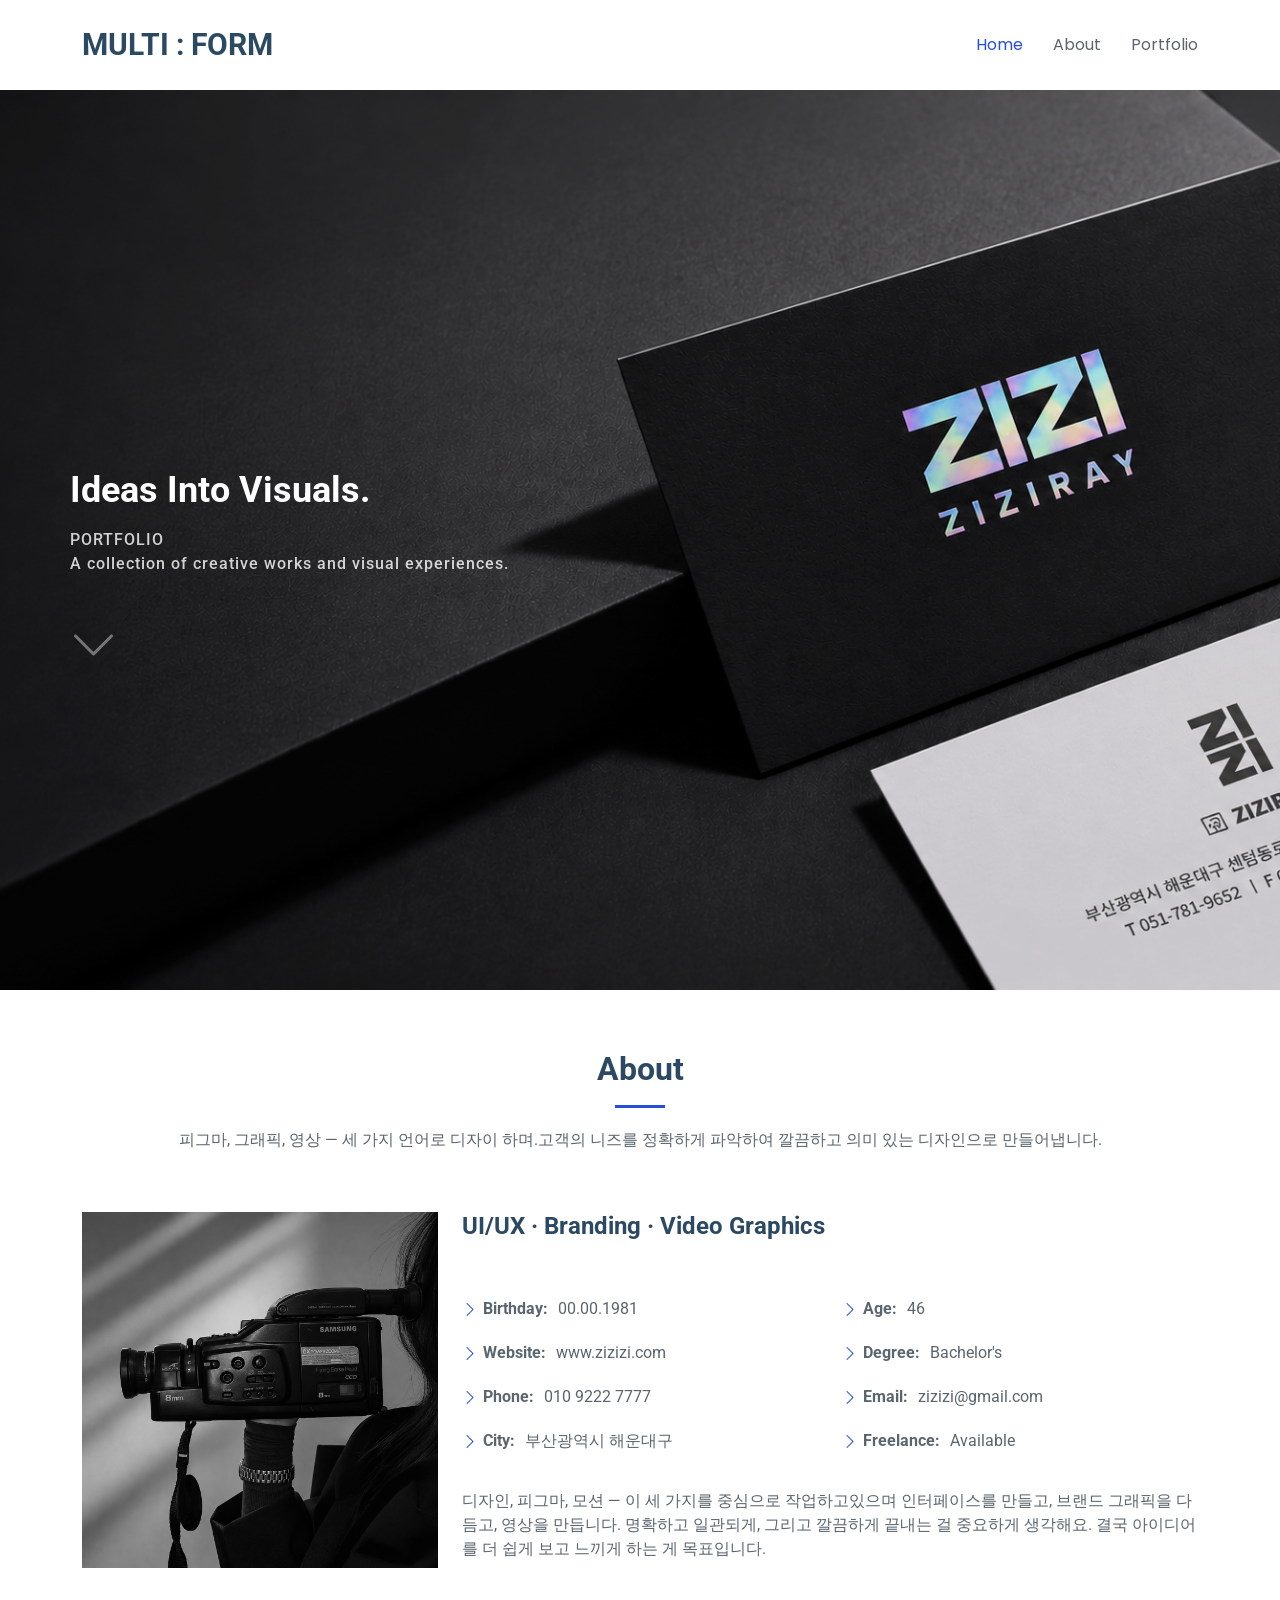
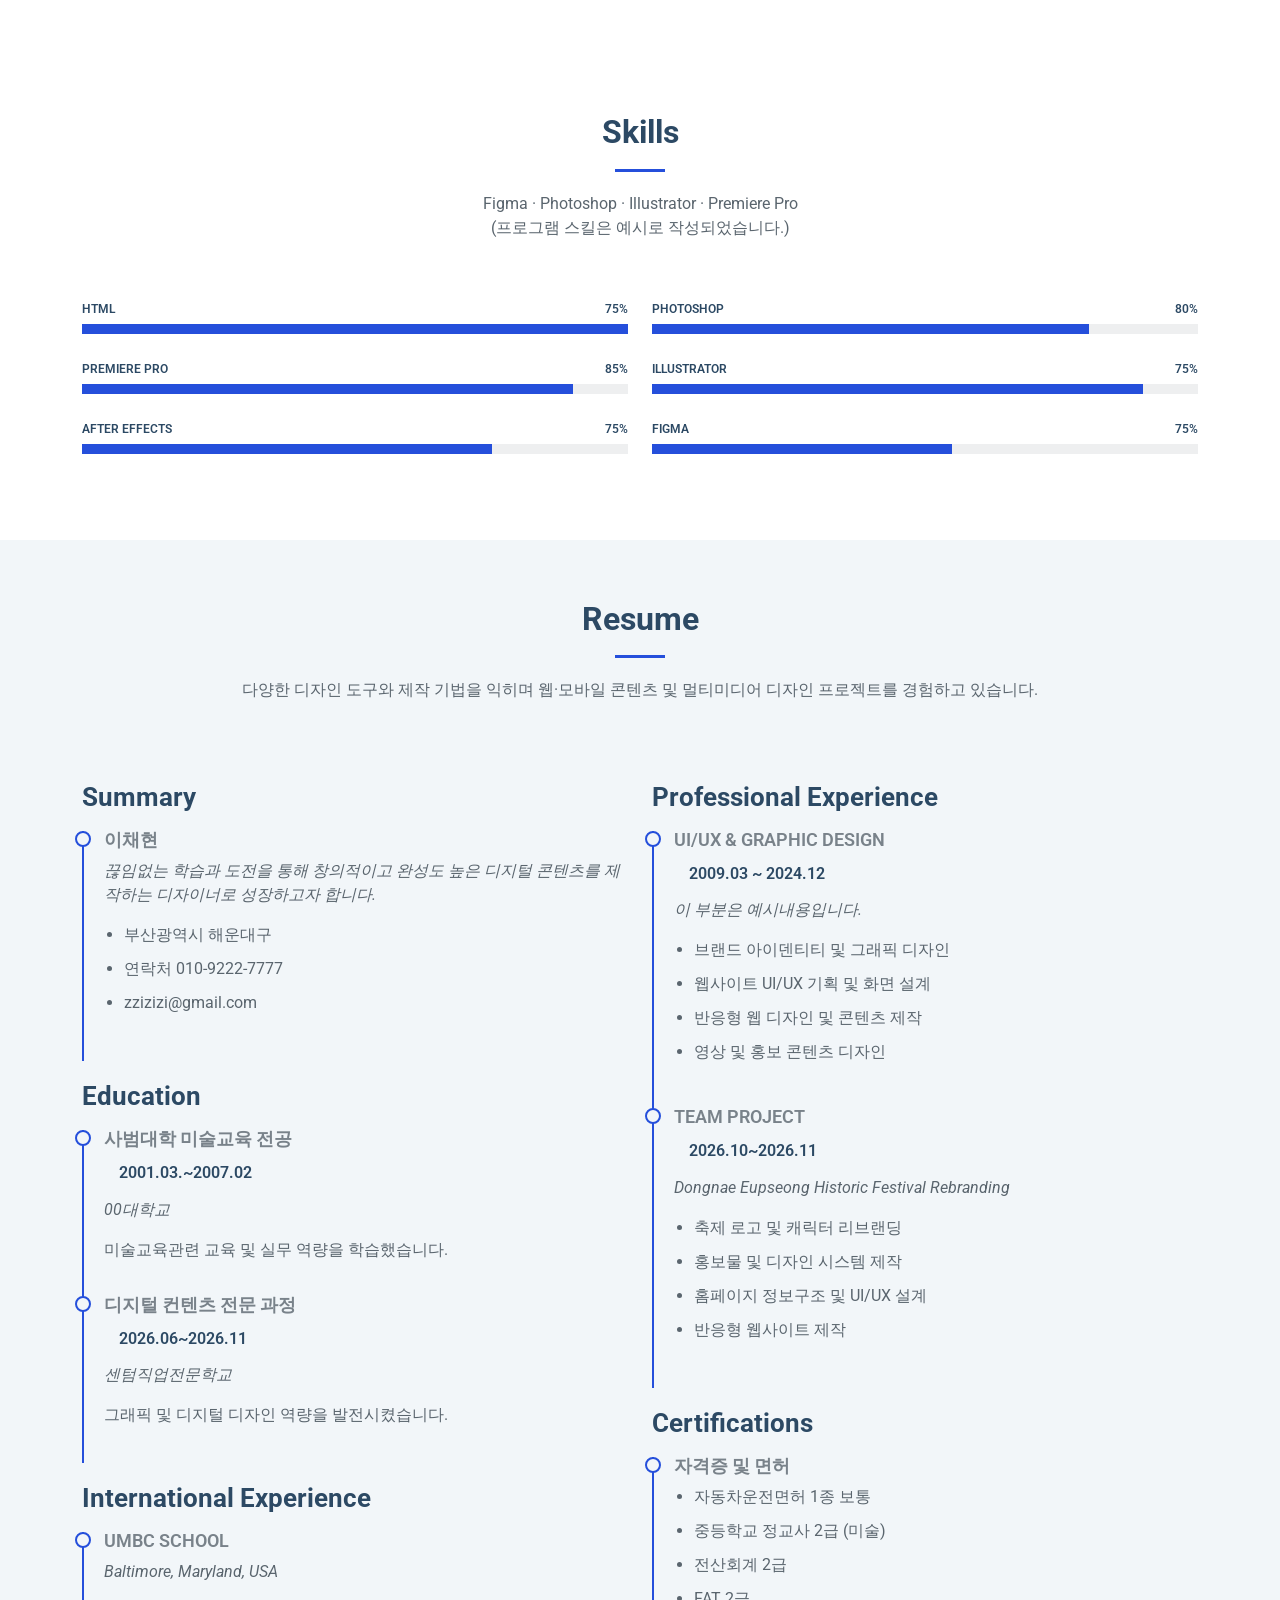
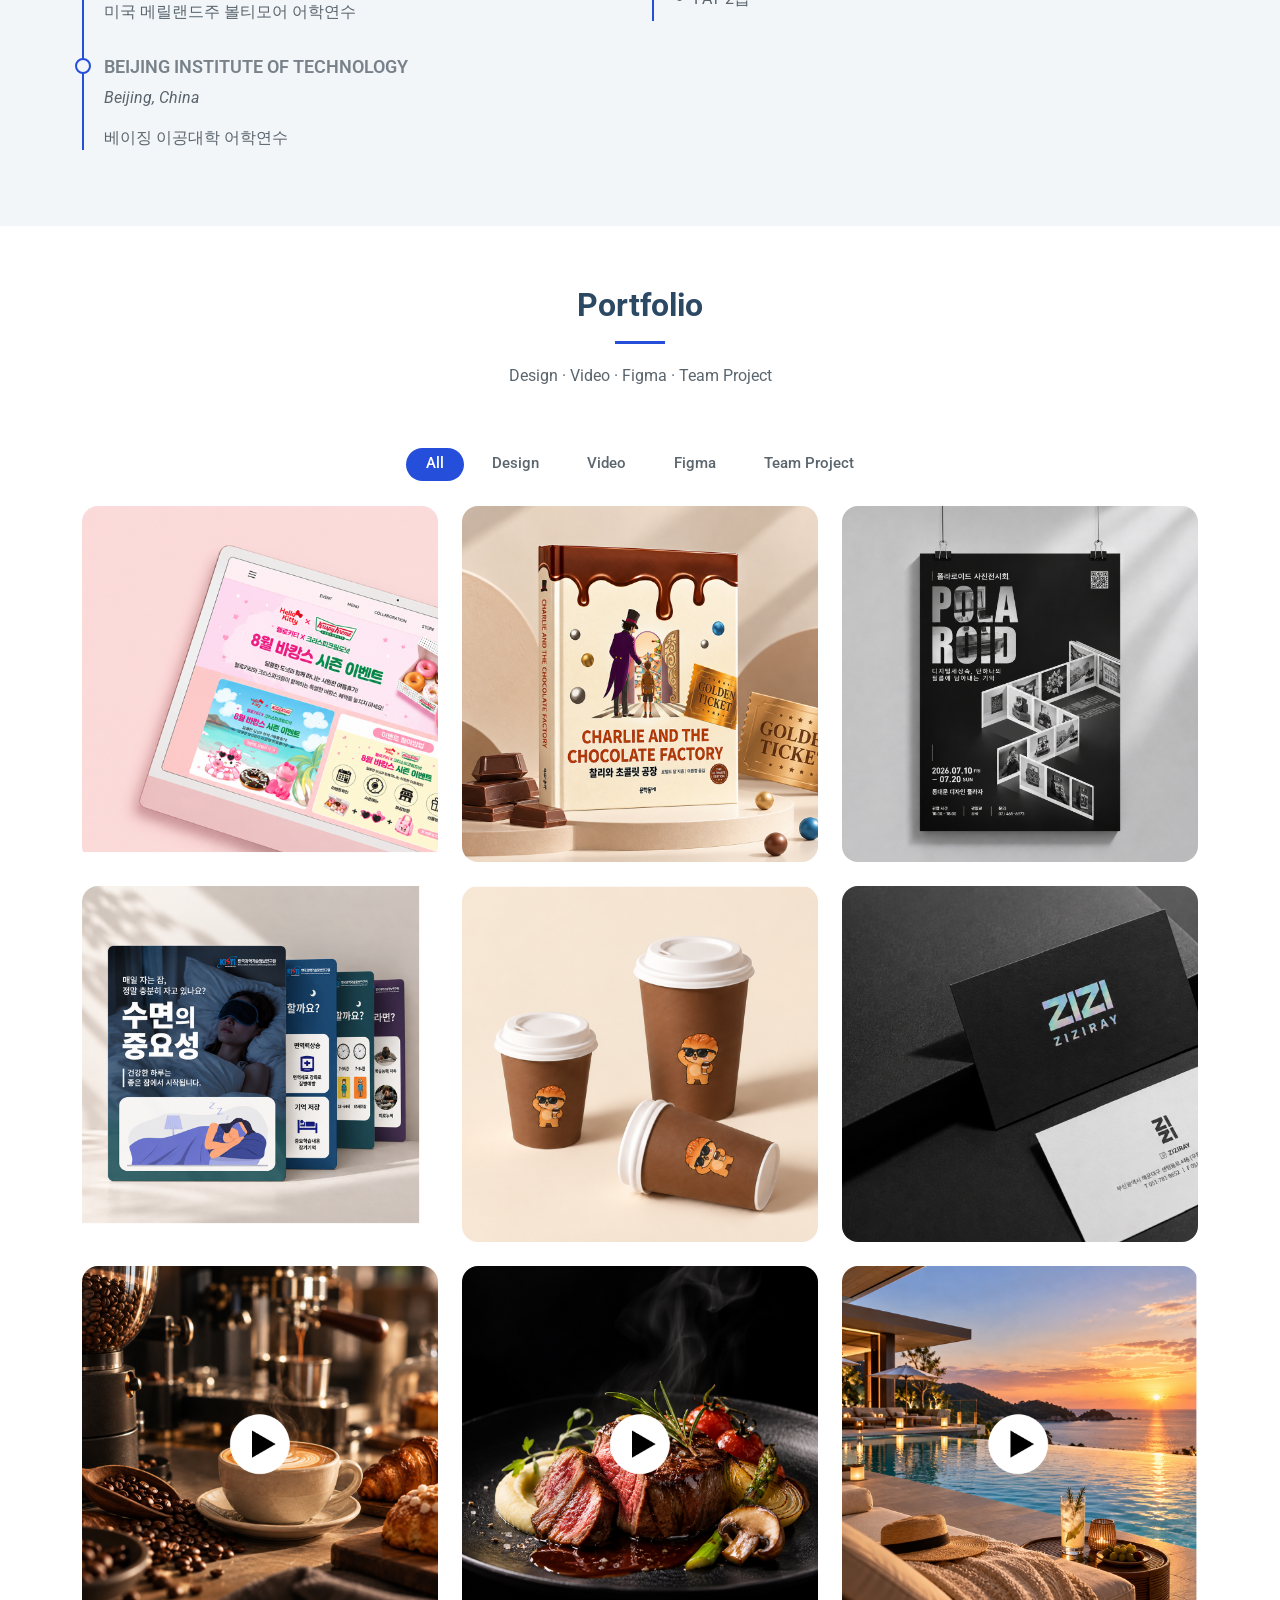
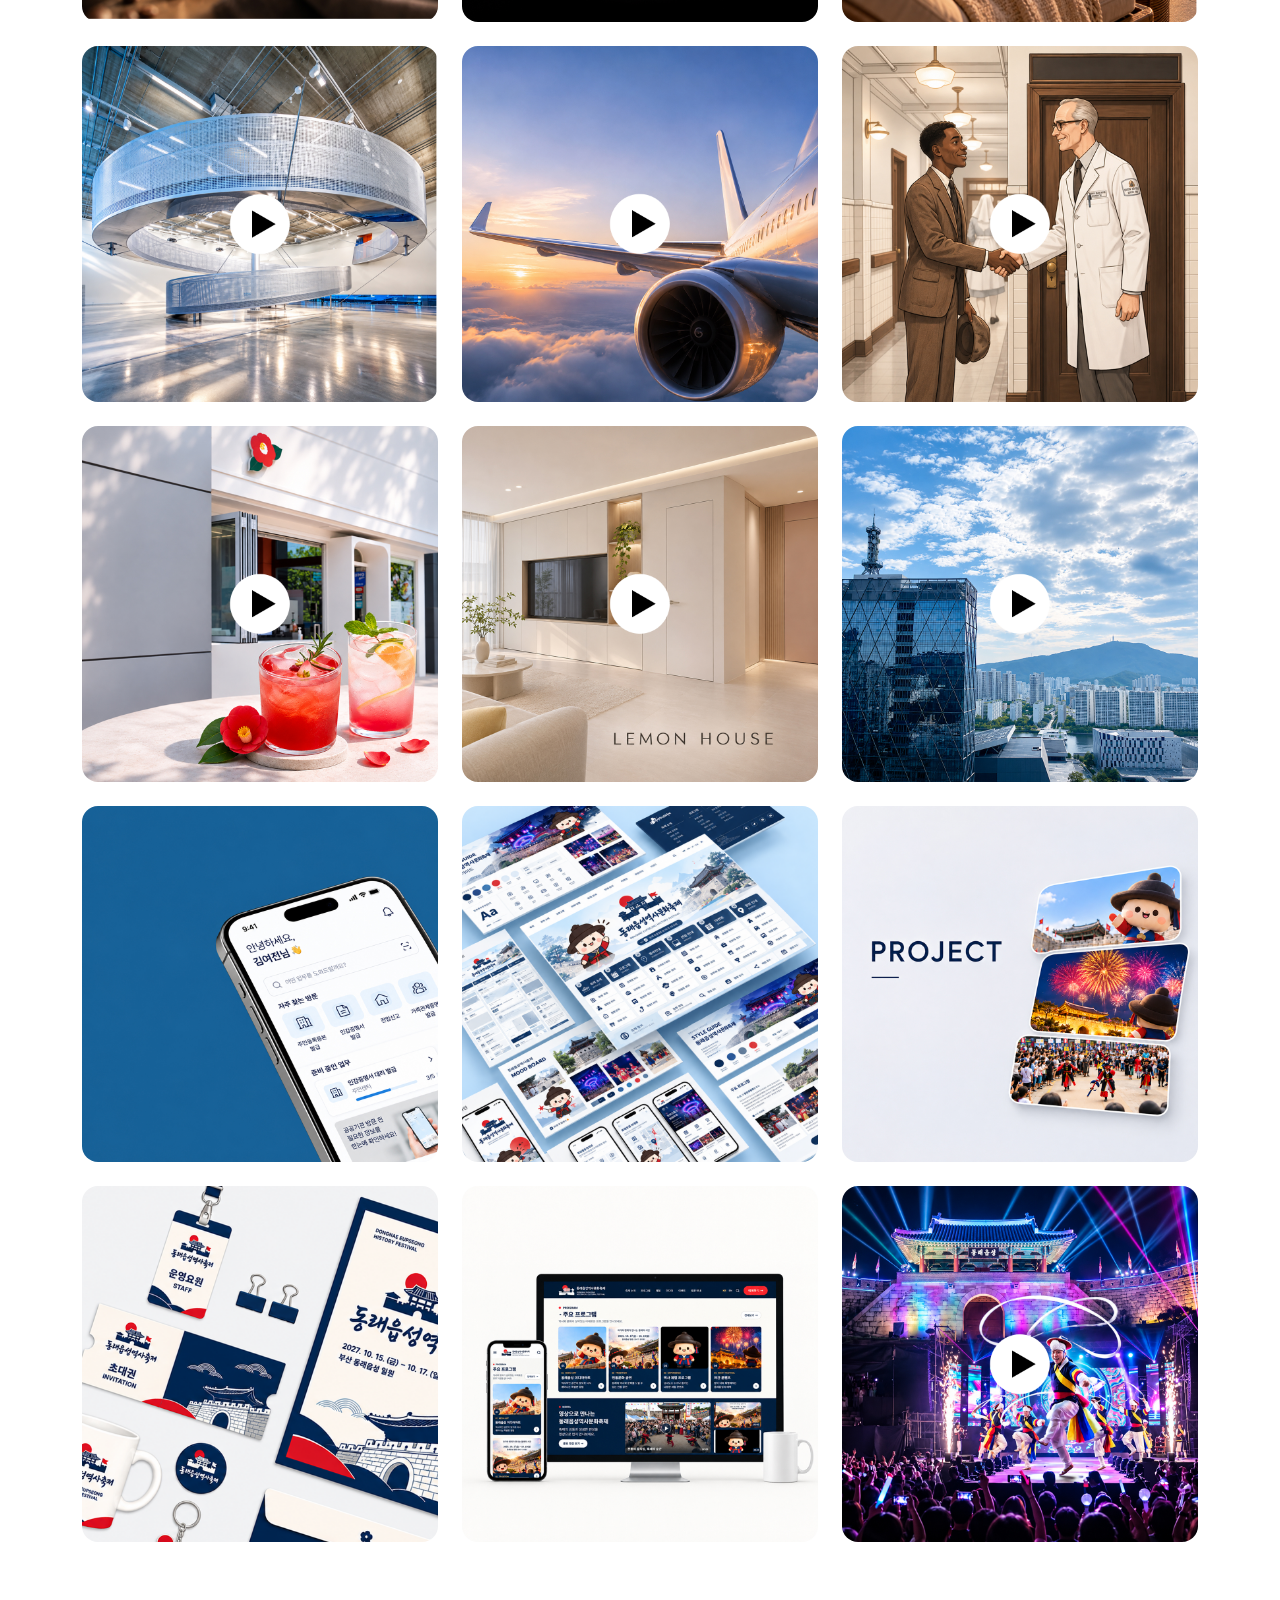
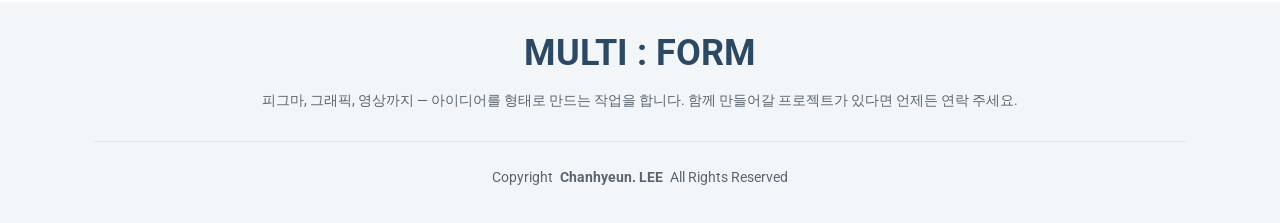
<file: index.html>
<!DOCTYPE html>
<html lang="ko">

<head>
  <meta charset="utf-8">
  <meta content="width=device-width, initial-scale=1.0" name="viewport">
  <title>MULTI : FORM | Portfolio</title>
  <meta name="description" content="">
  <meta name="keywords" content="">

  <!-- Favicons -->
<link rel="icon" type="image/png" href="assets/img/favicon.png">
<link rel="apple-touch-icon" href="assets/img/apple-touch-icon.png">

  <!-- Fonts -->
  <link href="https://fonts.googleapis.com" rel="preconnect">
  <link href="https://fonts.gstatic.com" rel="preconnect" crossorigin>
  <link href="https://fonts.googleapis.com/css2?family=Roboto:ital,wght@0,100;0,300;0,400;0,500;0,700;0,900;1,100;1,300;1,400;1,500;1,700;1,900&family=Poppins:ital,wght@0,100;0,200;0,300;0,400;0,500;0,600;0,700;0,800;0,900;1,100;1,200;1,300;1,400;1,500;1,600;1,700;1,800;1,900&family=Playfair+Display:ital,wght@0,400;0,500;0,600;0,700;0,800;0,900;1,400;1,500;1,600;1,700;1,800;1,900&display=swap" rel="stylesheet">

  <!-- Vendor CSS Files -->
  <link href="assets/vendor/bootstrap/css/bootstrap.min.css" rel="stylesheet">
  <link href="assets/vendor/bootstrap-icons/bootstrap-icons.css" rel="stylesheet">
  <link href="assets/vendor/aos/aos.css" rel="stylesheet">
  <link href="assets/vendor/glightbox/css/glightbox.min.css" rel="stylesheet">
  <link href="assets/vendor/swiper/swiper-bundle.min.css" rel="stylesheet">

  <!-- Main CSS File -->
  <link href="assets/css/main.css" rel="stylesheet">

  <!-- =======================================================
  * Template Name: Lonely
  * Template URL: https://bootstrapmade.com/free-html-bootstrap-template-lonely/
  * Updated: Aug 07 2024 with Bootstrap v5.3.3
  * Author: BootstrapMade.com
  * License: https://bootstrapmade.com/license/
  ======================================================== -->
</head>

<body class="index-page">

  <header id="header" class="header d-flex align-items-center sticky-top">
    <div class="container-fluid container-xl position-relative d-flex align-items-center justify-content-between">

      <a href="index.html" class="logo d-flex align-items-center">
        <!-- Uncomment the line below if you also wish to use an image logo -->
        <!-- <img src="assets/img/logo.png" alt=""> -->
        <h1 class="sitename">MULTI : FORM</h1>
      </a>

      <nav id="navmenu" class="navmenu">
        <ul>
          <li><a href="#hero" class="active">Home</a></li>
          <li><a href="#about">About</a></li>

          <li><a href="#portfolio">Portfolio</a></li>


        </ul>
        <i class="mobile-nav-toggle d-xl-none bi bi-list"></i>
      </nav>

    </div>
  </header>

  <main class="main">

    <!-- Hero Section -->
    <section id="hero" class="hero section dark-background">

      <div class="container text-center" data-aos="fade-up" data-aos-delay="100">
        <h2>Ideas Into Visuals.</h2>
        <p>PORTFOLIO<br>
          A collection of creative works and visual experiences.<br></p>
        <a href="#about" class="btn-scroll" title="Scroll Down"><i class="bi bi-chevron-down"></i></a>
      </div>

    </section><!-- /Hero Section -->

    <!-- About Section -->
    <section id="about" class="about section">

      <!-- Section Title -->
      <div class="container section-title" data-aos="fade-up">
        <h2>About</h2>
        <p>피그마, 그래픽, 영상 — 세 가지 언어로 디자이 하며.고객의 니즈를 정확하게 파악하여 깔끔하고 의미 있는 디자인으로 만들어냅니다.</p>
      </div><!-- End Section Title -->

      <div class="container" data-aos="fade-up" data-aos-delay="100">

        <div class="row gy-4 justify-content-center">
          <div class="col-lg-4">
            <img src="assets/img/Profile.png" class="img-fluid" alt="">
          </div>
          <div class="col-lg-8 content">
            <h2>UI/UX · Branding · Video Graphics</h2>
            <p class="fst-italic py-3">
          
                                                
            </p>
            <div class="row">
              <div class="col-lg-6">
                <ul>
                  <li><i class="bi bi-chevron-right"></i> <strong>Birthday:</strong> <span>00.00.1981</span></li>
                  <li><i class="bi bi-chevron-right"></i> <strong>Website:</strong> <span>www.zizizi.com</span></li>
                  <li><i class="bi bi-chevron-right"></i> <strong>Phone:</strong> <span>010 9222 7777</span></li>
                  <li><i class="bi bi-chevron-right"></i> <strong>City:</strong> <span>부산광역시 해운대구</span></li>
                </ul>
              </div>
              <div class="col-lg-6">
                <ul>
                  <li><i class="bi bi-chevron-right"></i> <strong>Age:</strong> <span>46</span></li>
                  <li><i class="bi bi-chevron-right"></i> <strong>Degree:</strong> <span>Bachelor's</span></li>
                  <li><i class="bi bi-chevron-right"></i> <strong>Email:</strong> <span>zizizi@gmail.com</span></li>
                  <li><i class="bi bi-chevron-right"></i> <strong>Freelance:</strong> <span>Available</span></li>
                </ul>
              </div>
            </div>
            <p class="py-3">
             디자인, 피그마, 모션 —  이 세 가지를 중심으로 작업하고있으며 인터페이스를 만들고, 브랜드 그래픽을 다듬고, 영상을 만듭니다.
             명확하고 일관되게, 그리고 깔끔하게 끝내는 걸 중요하게 생각해요. 결국 아이디어를 더 쉽게 보고 느끼게 하는 게 목표입니다.
             
                     
            </p>
          </div>
        </div>

      </div>

    </section><!-- /About Section -->

    <!-- Skills Section -->
    <section id="skills" class="skills section">

      <!-- Section Title -->
      <div class="container section-title" data-aos="fade-up">
        <h2>Skills</h2>
        <p>Figma · Photoshop · Illustrator · Premiere Pro</p>
        <P>(프로그램 스킬은 예시로 작성되었습니다.)</P>
      </div><!-- End Section Title -->

      <div class="container" data-aos="fade-up" data-aos-delay="100">

        <div class="row skills-content skills-animation">

          <div class="col-lg-6">

            <div class="progress">
              <span class="skill"><span>HTML</span> <i class="val">75%</i></span>
              <div class="progress-bar-wrap">
                <div class="progress-bar" role="progressbar" aria-valuenow="100" aria-valuemin="0" aria-valuemax="100"></div>
              </div>
            </div><!-- End Skills Item -->

            <div class="progress">
              <span class="skill"><span>PREMIERE PRO</span> <i class="val">85%</i></span>
              <div class="progress-bar-wrap">
                <div class="progress-bar" role="progressbar" aria-valuenow="90" aria-valuemin="0" aria-valuemax="100"></div>
              </div>
            </div><!-- End Skills Item -->

            <div class="progress">
              <span class="skill"><span>AFTER EFFECTS</span> <i class="val">75%</i></span>
              <div class="progress-bar-wrap">
                <div class="progress-bar" role="progressbar" aria-valuenow="75" aria-valuemin="0" aria-valuemax="100"></div>
              </div>
            </div><!-- End Skills Item -->

          </div>

          <div class="col-lg-6">

            <div class="progress">
              <span class="skill"><span>PHOTOSHOP</span> <i class="val">80%</i></span>
              <div class="progress-bar-wrap">
                <div class="progress-bar" role="progressbar" aria-valuenow="80" aria-valuemin="0" aria-valuemax="100"></div>
              </div>
            </div><!-- End Skills Item -->

            <div class="progress">
              <span class="skill"><span>ILLUSTRATOR</span> <i class="val">75%</i></span>
              <div class="progress-bar-wrap">
                <div class="progress-bar" role="progressbar" aria-valuenow="90" aria-valuemin="0" aria-valuemax="100"></div>
              </div>
            </div><!-- End Skills Item -->

            <div class="progress">
              <span class="skill"><span>FIGMA</span> <i class="val">75%</i></span>
              <div class="progress-bar-wrap">
                <div class="progress-bar" role="progressbar" aria-valuenow="55" aria-valuemin="0" aria-valuemax="100"></div>
              </div>
            </div><!-- End Skills Item -->

          </div>

        </div>

      </div>

    </section><!-- /Skills Section -->

   <!-- Resume Section -->
<section id="resume" class="resume section light-background">

  <div class="container section-title">
    <h2>Resume</h2>
    <p>다양한 디자인 도구와 제작 기법을 익히며 웹·모바일 콘텐츠 및 멀티미디어 디자인 프로젝트를 경험하고 있습니다.</p>
  </div>

  <div class="container">
    <div class="row gy-4">

      <!-- LEFT COLUMN -->
      <div class="col-lg-6">

        <h3 class="resume-title">Summary</h3>

        <div class="resume-item">
          <h4>이채현</h4>
          <p><em>
           끊임없는 학습과 도전을 통해 창의적이고 완성도 높은 디지털 콘텐츠를 제작하는 디자이너로 성장하고자 합니다.
          </em></p>
          <ul>
            <li>부산광역시 해운대구</li>
            <li>연락처 010-9222-7777</li>
            <li>zzizizi@gmail.com</li>
          </ul>
        </div>

        <h3 class="resume-title">Education</h3>

        <div class="resume-item">
          <h4>사범대학 미술교육 전공</h4>
          <h5>2001.03.~2007.02</h5>
          <p><em>00대학교</em></p>
          <p>미술교육관련 교육 및 실무 역량을 학습했습니다.</p>
        </div>

        <div class="resume-item">
          <h4>디지털 컨텐츠 전문 과정</h4>
          <h5>2026.06~2026.11</h5>
          <p><em>센텀직업전문학교</em></p>
          <p>그래픽 및 디지털 디자인 역량을 발전시켰습니다.</p>
        </div>


<!-- International Experience -->
<h3 class="resume-title">International Experience</h3>

<div class="resume-item">
  <h4>UMBC School</h4>
  <p><em>Baltimore, Maryland, USA</em></p>
  <p>미국 메릴랜드주 볼티모어 어학연수</p>
</div>

<div class="resume-item">
  <h4>Beijing Institute of Technology</h4>
  <p><em>Beijing, China</em></p>
  <p>베이징 이공대학 어학연수</p>
</div>

      </div>

      <!-- RIGHT COLUMN -->
      <div class="col-lg-6">

        <h3 class="resume-title">Professional Experience</h3>

        <div class="resume-item">
          <h4>UI/UX & Graphic Design</h4>
          <h5>2009.03 ~ 2024.12</h5>
          <p><em>이 부분은 예시내용입니다.</em></p>
          <ul>
            <li>브랜드 아이덴티티 및 그래픽 디자인</li>
            <li>웹사이트 UI/UX 기획 및 화면 설계</li>
            <li>반응형 웹 디자인 및 콘텐츠 제작</li>
            <li>영상 및 홍보 콘텐츠 디자인</li>
          </ul>
        </div>

        <div class="resume-item">
          <h4>Team Project</h4>
          <h5>2026.10~2026.11</h5>
          <p><em>Dongnae Eupseong Historic Festival Rebranding</em></p>
          <ul>
            <li>축제 로고 및 캐릭터 리브랜딩</li>
            <li>홍보물 및 디자인 시스템 제작</li>
            <li>홈페이지 정보구조 및 UI/UX 설계</li>
            <li>반응형 웹사이트 제작</li>
          </ul>
        </div>
        <h3 class="resume-title">Certifications</h3>

<div class="resume-item">
  <h4>자격증 및 면허</h4>
  <ul>
    <li>자동차운전면허 1종 보통</li>
    <li>중등학교 정교사 2급 (미술)</li>
    <li>전산회계 2급</li>
    <li>FAT 2급</li>
  </ul>
</div>
      </div>

    </div>
  </div>

</section>
<!-- End Resume Section -->
          </div>

        </div>

      </div>

    </section><!-- /Resume Section -->

<!-- Portfolio Section -->
<section id="portfolio" class="portfolio section light-background">
  <div class="container section-title" data-aos="fade-up">
    <h2>Portfolio</h2>
    <p>Design · Video · Figma · Team Project</p>
  </div>

  <div class="container">
    <div class="isotope-layout" data-default-filter="*" data-layout="masonry" data-sort="original-order">
      <ul class="portfolio-filters isotope-filters" data-aos="fade-up" data-aos-delay="100">
        <li data-filter="*" class="filter-active">All</li>
        <li data-filter=".filter-design">Design</li>
        <li data-filter=".filter-video">Video</li>
        <li data-filter=".filter-figma">Figma</li>
        <li data-filter=".filter-teamproject">Team Project</li>
      </ul>

      <div class="row gy-4 isotope-container" data-aos="fade-up" data-aos-delay="200">

        <!-- Design 01 -->
        <div class="col-lg-4 col-md-6 portfolio-item isotope-item filter-design">
          <a href="assets/img/details/Detail_D01.png" data-gallery="portfolio-gallery-design" class="glightbox portfolio-thumbnail">
            <img src="assets/img/thumbnails/Thumb_D01.jpg" class="img-fluid" alt="Design 1" loading="lazy">
          </a>
          <div class="portfolio-info">
            <h4>Event Page · Web Design</h4><p>헬로키티 X 크리스피크림 프로모션</p>
            <a href="assets/img/details/Detail_D01.png" data-gallery="portfolio-gallery-design" class="glightbox preview-link"><i class="bi bi-zoom-in"></i></a>
          </div>
        </div>

        <!-- Design 02 -->
        <div class="col-lg-4 col-md-6 portfolio-item isotope-item filter-design">
          <a href="assets/img/details/Detail_D02.png" data-gallery="portfolio-gallery-design" class="glightbox portfolio-thumbnail">
            <img src="assets/img/thumbnails/Thumb_D02.jpg" class="img-fluid" alt="Design 2" loading="lazy">
          </a>
          <div class="portfolio-info">
            <h4>Editorial Design · Book Cover</h4><p>찰리와 초콜릿 공장 · 북커버 리디자인</p>
            <a href="assets/img/details/Detail_D02.png" data-gallery="portfolio-gallery-design" class="glightbox preview-link"><i class="bi bi-zoom-in"></i></a>
          </div>
        </div>

        <!-- Design 03: 실제 파일 확장자 .jpg -->
        <div class="col-lg-4 col-md-6 portfolio-item isotope-item filter-design">
          <a href="assets/img/details/Detail_D03.jpg" data-gallery="portfolio-gallery-design" class="glightbox portfolio-thumbnail">
            <img src="assets/img/thumbnails/Thumb_D03.jpg" class="img-fluid" alt="Design 3" loading="lazy">
          </a>
          <div class="portfolio-info">
            <h4>Poster Design · Typography</h4><p>폴라로이드 사진전시회 홍보 포스터</p>
            <a href="assets/img/details/Detail_D03.jpg" data-gallery="portfolio-gallery-design" class="glightbox preview-link"><i class="bi bi-zoom-in"></i></a>
          </div>
        </div>

        <!-- Design 04 -->
        <div class="col-lg-4 col-md-6 portfolio-item isotope-item filter-design">
          <a href="assets/img/details/Detail_D04.png" data-gallery="portfolio-gallery-design" class="glightbox portfolio-thumbnail">
            <img src="assets/img/thumbnails/Thumb_D04.jpg" class="img-fluid" alt="Design 4" loading="lazy">
          </a>
          <div class="portfolio-info">
            <h4>SNS Contents · Card News</h4><p> '수면의 중요성' 정보성 카드뉴스</p>
            <a href="assets/img/details/Detail_D04.png" data-gallery="portfolio-gallery-design" class="glightbox preview-link"><i class="bi bi-zoom-in"></i></a>
          </div>
        </div>

        <!-- Design 05 -->
        <div class="col-lg-4 col-md-6 portfolio-item isotope-item filter-design">
          <a href="assets/img/details/Detail_D05.png" data-gallery="portfolio-gallery-design" class="glightbox portfolio-thumbnail">
            <img src="assets/img/thumbnails/Thumb_D05.jpg" class="img-fluid" alt="Design 5" loading="lazy">
          </a>
          <div class="portfolio-info">
            <h4>Character · Package Design</h4><p>캐릭터 및 패키지 디자인</p>
            <a href="assets/img/details/Detail_D05.png" data-gallery="portfolio-gallery-design" class="glightbox preview-link"><i class="bi bi-zoom-in"></i></a>
          </div>
        </div>

        <!-- Design 06: 실제 파일 확장자 .jpg -->
        <div class="col-lg-4 col-md-6 portfolio-item isotope-item filter-design">
          <a href="assets/img/details/Detail_D06.jpg" data-gallery="portfolio-gallery-design" class="glightbox portfolio-thumbnail">
            <img src="assets/img/thumbnails/Thumb_D06.jpg" class="img-fluid" alt="Design 6" loading="lazy">
          </a>
          <div class="portfolio-info">
            <h4>Brand Identity · Editorial Design</h4><p>'ZIZIRAY(지지레이)' 브랜드 아이덴티티 및 명함</p>
            <a href="assets/img/details/Detail_D06.jpg" data-gallery="portfolio-gallery-design" class="glightbox preview-link"><i class="bi bi-zoom-in"></i></a>
          </div>
        </div>

        <!-- Video 01~07: 기존 상세페이지 연결 유지 -->
        <div class="col-lg-4 col-md-6 portfolio-item isotope-item filter-video">
          <a href="video-details.html?video=01" class="portfolio-thumbnail"><img src="assets/img/thumbnails/Thumb_V01.jpg" class="img-fluid" alt="Video 1" loading="lazy"></a>
          <div class="portfolio-info"><h4>Coffee & Dessert Promotion</h4><p>감성적인 로스터리카페 브랜드 홍보 영상</p><a href="video-details.html?video=01" class="details-link"><i class="bi bi-arrow-up-right"></i></a></div>
        </div>
        <div class="col-lg-4 col-md-6 portfolio-item isotope-item filter-video">
          <a href="video-details.html?video=02" class="portfolio-thumbnail"><img src="assets/img/thumbnails/Thumb_V02.jpg" class="img-fluid" alt="Video 2" loading="lazy"></a>
          <div class="portfolio-info"><h4>Premium Restaurant Advertisement</h4><p>고급스러운 다이닝 레스토랑 광고 영상</p><a href="video-details.html?video=02" class="details-link"><i class="bi bi-arrow-up-right"></i></a></div>
        </div>
        <div class="col-lg-4 col-md-6 portfolio-item isotope-item filter-video">
          <a href="video-details.html?video=03" class="portfolio-thumbnail"><img src="assets/img/thumbnails/Thumb_V03.jpg" class="img-fluid" alt="Video 3" loading="lazy"></a>
          <div class="portfolio-info"><h4>Luxury Resort & Travel Promotion</h4><p>프리미엄 리조트와 휴양 공간 홍보 영상</p><a href="video-details.html?video=03" class="details-link"><i class="bi bi-arrow-up-right"></i></a></div>
        </div>
        <div class="col-lg-4 col-md-6 portfolio-item isotope-item filter-video">
          <a href="video-details.html?video=04" class="portfolio-thumbnail"><img src="assets/img/thumbnails/Thumb_V04.jpg" class="img-fluid" alt="Video 4" loading="lazy"></a>
          <div class="portfolio-info"><h4>Architectural Space Introduction</h4><p>건축 공간의 아름다움을 담은 공간 소개 영상</p><a href="video-details.html?video=04" class="details-link"><i class="bi bi-arrow-up-right"></i></a></div>
        </div>
        <div class="col-lg-4 col-md-6 portfolio-item isotope-item filter-video">
          <a href="video-details.html?video=05" class="portfolio-thumbnail"><img src="assets/img/thumbnails/Thumb_V05.jpg" class="img-fluid" alt="Video 5" loading="lazy"></a>
          <div class="portfolio-info"><h4>Airline & Travel Promotion</h4><p>항공사의 브랜드 이미지와 여행의 설렘을 담은 영상</p><a href="video-details.html?video=05" class="details-link"><i class="bi bi-arrow-up-right"></i></a></div>
        </div>
        <div class="col-lg-4 col-md-6 portfolio-item isotope-item filter-video">
          <a href="video-details.html?video=06" class="portfolio-thumbnail"><img src="assets/img/thumbnails/Thumb_V06.jpg" class="img-fluid" alt="Video 6" loading="lazy"></a>
          <div class="portfolio-info"><h4>True Story, AI Vision</h4><p>실화를 바탕으로 영화적 연출을 구현한 AI 스토리 쇼츠 영상</p><a href="video-details.html?video=06" class="details-link"><i class="bi bi-arrow-up-right"></i></a></div>
        </div>
        <div class="col-lg-4 col-md-6 portfolio-item isotope-item filter-video">
          <a href="video-details.html?video=07" class="portfolio-thumbnail"><img src="assets/img/thumbnails/Thumb_V07.jpg" class="img-fluid" alt="Video 7" loading="lazy"></a>
          <div class="portfolio-info"><h4>Local Café & Beverage Promotion</h4><p>동백카페를 콘셉트로 한 카페 및 음료 홍보 영상</p><a href="video-details.html?video=07" class="details-link"><i class="bi bi-arrow-up-right"></i></a></div>
        </div>
        <div class="col-lg-4 col-md-6 portfolio-item isotope-item filter-video">
          <a href="video-details.html?video=08" class="portfolio-thumbnail"><img src="assets/img/thumbnails/Thumb_V08.jpg" class="img-fluid" alt="Video 8" loading="lazy"></a>
          <div class="portfolio-info"><h4>Modern Interior Design</h4><p>모던하고 감각적인 주거 인테리어 디자인 영상</p><a href="video-details.html?video=08" class="details-link"><i class="bi bi-arrow-up-right"></i></a></div>
        </div>
        <div class="col-lg-4 col-md-6 portfolio-item isotope-item filter-video">
          <a href="video-details.html?video=09" class="portfolio-thumbnail"><img src="assets/img/thumbnails/Thumb_V09.jpg" class="img-fluid" alt="Video 9" loading="lazy"></a>
          <div class="portfolio-info"><h4>Centum Vocational Training Institute</h4><p>전문성을 소개하는 직업교육기관 홍보 영상</p><a href="video-details.html?video=09" class="details-link"><i class="bi bi-arrow-up-right"></i></a></div>
        </div>

        <!-- Figma 01: 상세 이미지 Detail_F01.png -->
        <div class="col-lg-4 col-md-6 portfolio-item isotope-item filter-figma">
          <a href="figma-details.html" class="portfolio-thumbnail">
            <img src="assets/img/thumbnails/Thumb_F01.jpg" class="img-fluid" alt="Figma 1" loading="lazy">
          </a>
          <div class="portfolio-info"><h4>Figma 1</h4><p>Figma Portfolio</p>
            <a href="figma-details.html" class="details-link">
          </div>
        </div>
        

        <!-- Team Project 01: 실제 파일 Detail_T01.jpg -->
        <div class="col-lg-4 col-md-6 portfolio-item isotope-item filter-teamproject">
          <a href="assets/img/details/Detail_T01.jpg" data-gallery="portfolio-gallery-teamproject" class="glightbox portfolio-thumbnail">
            <img src="assets/img/thumbnails/Thumb_T01.jpg" class="img-fluid" alt="Team Project 1" loading="lazy">
          </a>
          <div class="portfolio-info"><h4>App Information Architecture</h4><p>축제 및 기관 방문 지원 앱의 사용자 흐름과 정보 구조 설계</p>
            <a href="assets/img/details/Detail_T01.jpg" data-gallery="portfolio-gallery-teamproject" class="glightbox preview-link"><i class="bi bi-zoom-in"></i></a>
          </div>
        </div>

        <!-- Team Project 02 : 기획서 PDF -->
<div class="col-lg-4 col-md-6 portfolio-item isotope-item filter-teamproject">

  <a href="assets/documents/Dongnae_Festival_Proposal.pdf"
     target="_blank"
     class="portfolio-thumbnail"
     aria-label="동래읍성역사축제 기획서 열기">

    <img src="assets/img/thumbnails/Thumb_T-02.jpg"
         class="img-fluid"
         alt="동래읍성역사축제 기획서"
         loading="lazy">
  </a>

  <div class="portfolio-info">
    <h4>Festival Project Proposal</h4>
    <p>동래읍성역사문화축제 활성화를 위한 기획 및 전략 제안</p>

    <a href="assets/documents/Dongnae_Festival_Proposal.pdf"
       target="_blank"
       class="details-link"
       aria-label="기획서 PDF 열기">
      <i class="bi bi-arrow-up-right"></i>
    </a>
  </div>

</div>

        <!-- Team Project 03: 실제 파일 Detail_T03.png -->
        <div class="col-lg-4 col-md-6 portfolio-item isotope-item filter-teamproject">
          <a href="assets/img/details/Detail_T03.png" data-gallery="portfolio-gallery-teamproject" class="glightbox portfolio-thumbnail">
            <img src="assets/img/thumbnails/Thumb_T-03.jpg" class="img-fluid" alt="Team Project 3" loading="lazy">
          </a>
          <div class="portfolio-info"><h4>Festival Rebranding</h4><p>축제의 정체성을 담은 로고 디자인 리뉴얼</p>
            <a href="assets/img/details/Detail_T03.png" data-gallery="portfolio-gallery-teamproject" class="glightbox preview-link"><i class="bi bi-zoom-in"></i></a>
          </div>
        </div>

       <!-- Team Project 04 -->
<div class="col-lg-4 col-md-6 portfolio-item isotope-item filter-teamproject">

  <a href="teamproject-details.html" class="portfolio-thumbnail">
    <img src="assets/img/thumbnails/Thumb_T04.jpg"
         class="img-fluid"
         alt="Team Project 4"
         loading="lazy">
  </a>

  <div class="portfolio-info">
    <h4>Festival Web Design</h4>
    <p>축제 정보와 콘텐츠를 전달하는 반응형 웹사이트 디자인</p>

    <a href="teamproject-details.html" class="details-link">
      <i class="bi bi-arrow-up-right"></i>
    </a>
  </div>

</div>
          <!-- Team Project 05 : Festival Video -->
<div class="col-lg-4 col-md-6 portfolio-item isotope-item filter-teamproject">

  <a href="assets/video/Thumb_T-V01dongnae.mp4"
     target="_blank"
     class="portfolio-thumbnail">
    <img src="assets/img/thumbnails/Thumb_T-V01.jpg"
         class="img-fluid"
         alt="Dongnae Festival Video"
         loading="lazy">
  </a>

  <div class="portfolio-info">
    <h4>Festival Promotion Video</h4>
    <p>축제의 매력과 현장 분위기를 담은 홍보 영상</p>
    <a href="assets/video/Thumb_T-V01dongnae.mp4"
       target="_blank"
       class="details-link">
      <i class="bi bi-arrow-up-right"></i>
    </a>
  </div>

</div>
      </div><!-- End Portfolio Container -->
    </div>
  </div>
</section><!-- End Portfolio Section -->
</main>

  <footer id="footer" class="footer light-background">
    <div class="container">
      <h3 class="sitename">MULTI : FORM</h3>
      <p>피그마, 그래픽, 영상까지 — 아이디어를 형태로 만드는 작업을 합니다. 함께 만들어갈 프로젝트가 있다면 언제든 연락 주세요.</p>
      <!-- <div class="social-links d-flex justify-content-center">
        <a href=""><i class="bi bi-twitter-x"></i></a>
        <a href=""><i class="bi bi-facebook"></i></a>
        <a href=""><i class="bi bi-instagram"></i></a>
        <a href=""><i class="bi bi-skype"></i></a>
        <a href=""><i class="bi bi-linkedin"></i></a>
      </div> -->
      <div class="container">
        <div class="copyright">
          <span>Copyright</span> <strong class="px-1 sitename">Chanhyeun. LEE</strong> <span>All Rights Reserved</span>
        </div>
        <div class="credits">
          <!-- All the links in the footer should remain intact. -->
          <!-- You can delete the links only if you've purchased the pro version. -->
          <!-- Licensing information: https://bootstrapmade.com/license/ -->
          <!-- Purchase the pro version with working PHP/AJAX contact form: [buy-url] -->
          <!-- Designed by <a href="https://bootstrapmade.com/">BootstrapMade</a> | <a href="https://bootstrapmade.com/tools/">DevTools</a> -->
        </div>
      </div>
    </div>
  </footer>

  <!-- Scroll Top -->
  <a href="#" id="scroll-top" class="scroll-top d-flex align-items-center justify-content-center"><i class="bi bi-arrow-up-short"></i></a>

  <!-- Preloader -->
  <div id="preloader"></div>

  <!-- Vendor JS Files -->
  <script src="assets/vendor/bootstrap/js/bootstrap.bundle.min.js"></script>
  <script src="assets/vendor/php-email-form/validate.js"></script>
  <script src="assets/vendor/aos/aos.js"></script>
  <script src="assets/vendor/waypoints/noframework.waypoints.js"></script>
  <script src="assets/vendor/glightbox/js/glightbox.min.js"></script>
  <script src="assets/vendor/imagesloaded/imagesloaded.pkgd.min.js"></script>
  <script src="assets/vendor/isotope-layout/isotope.pkgd.min.js"></script>
  <script src="assets/vendor/swiper/swiper-bundle.min.js"></script>

  <!-- Main JS File -->
  <script src="assets/js/main.js"></script>

</body>

</html>
</file>
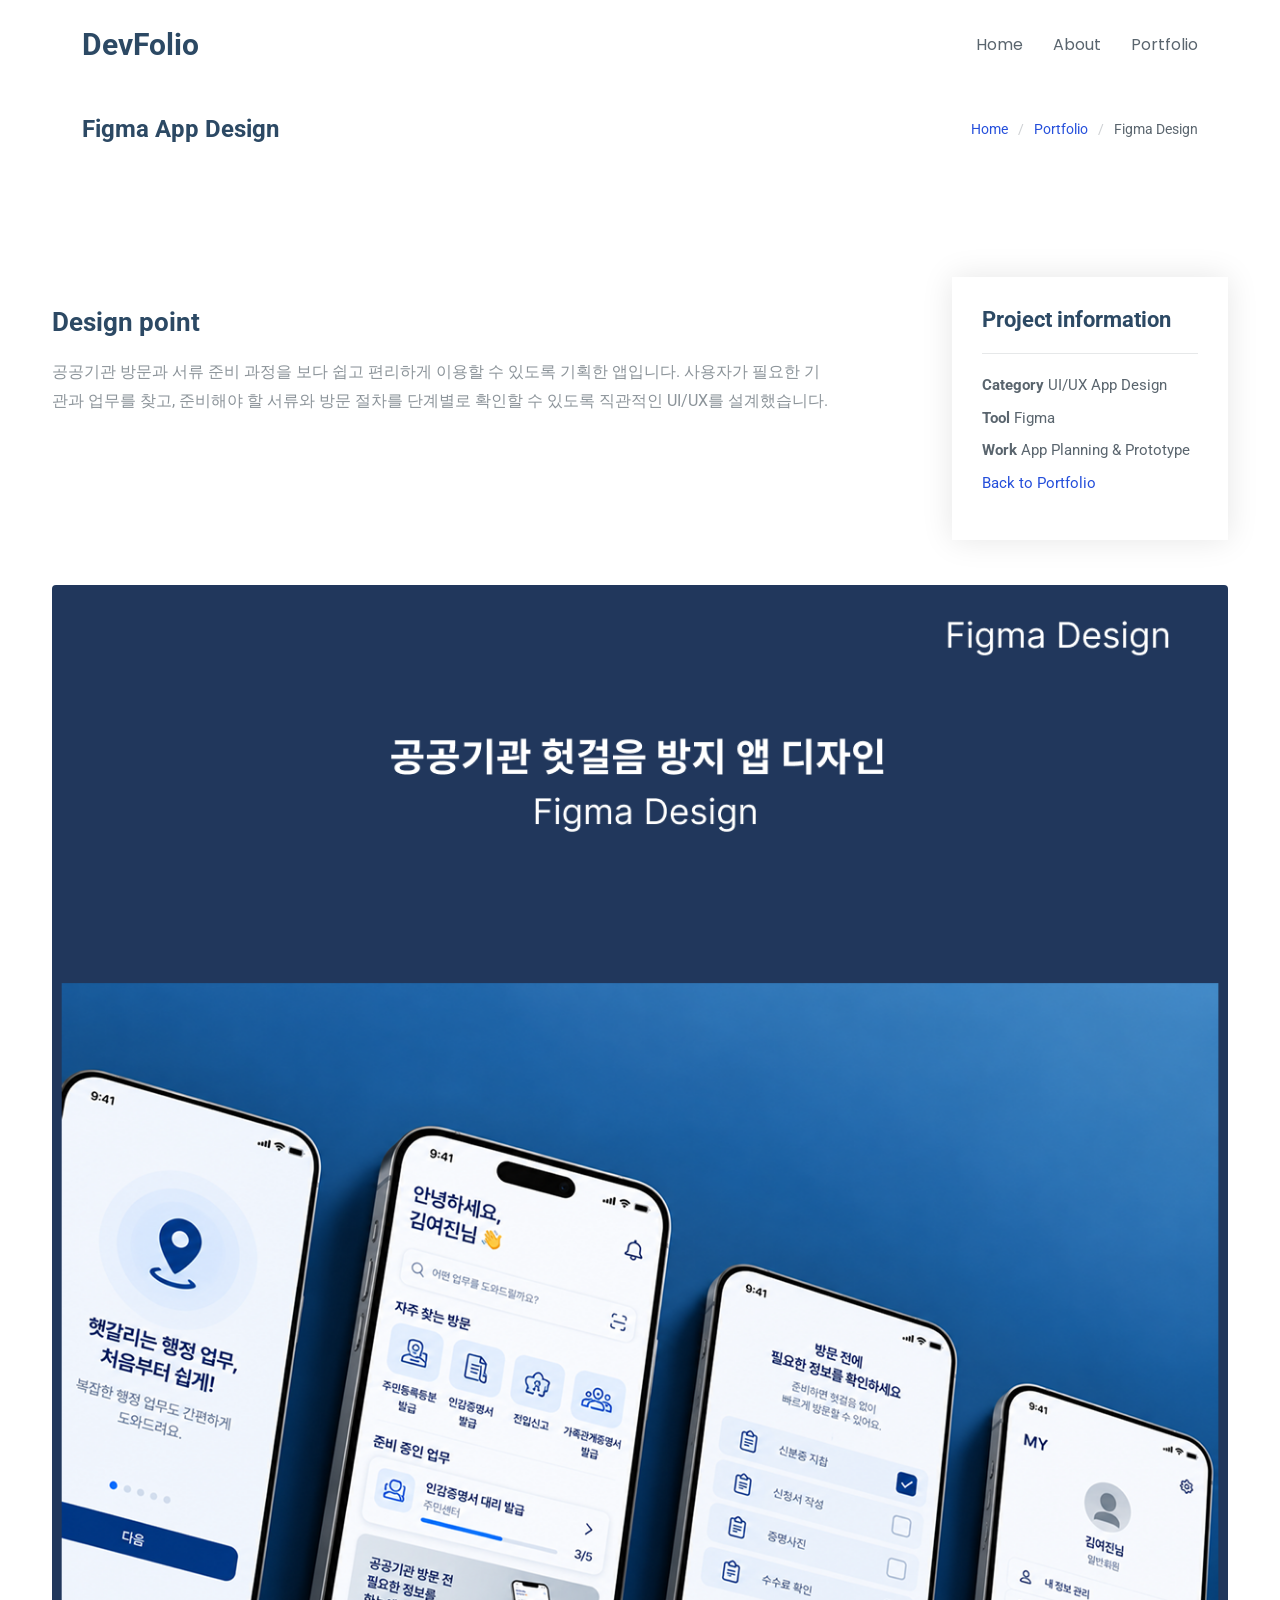
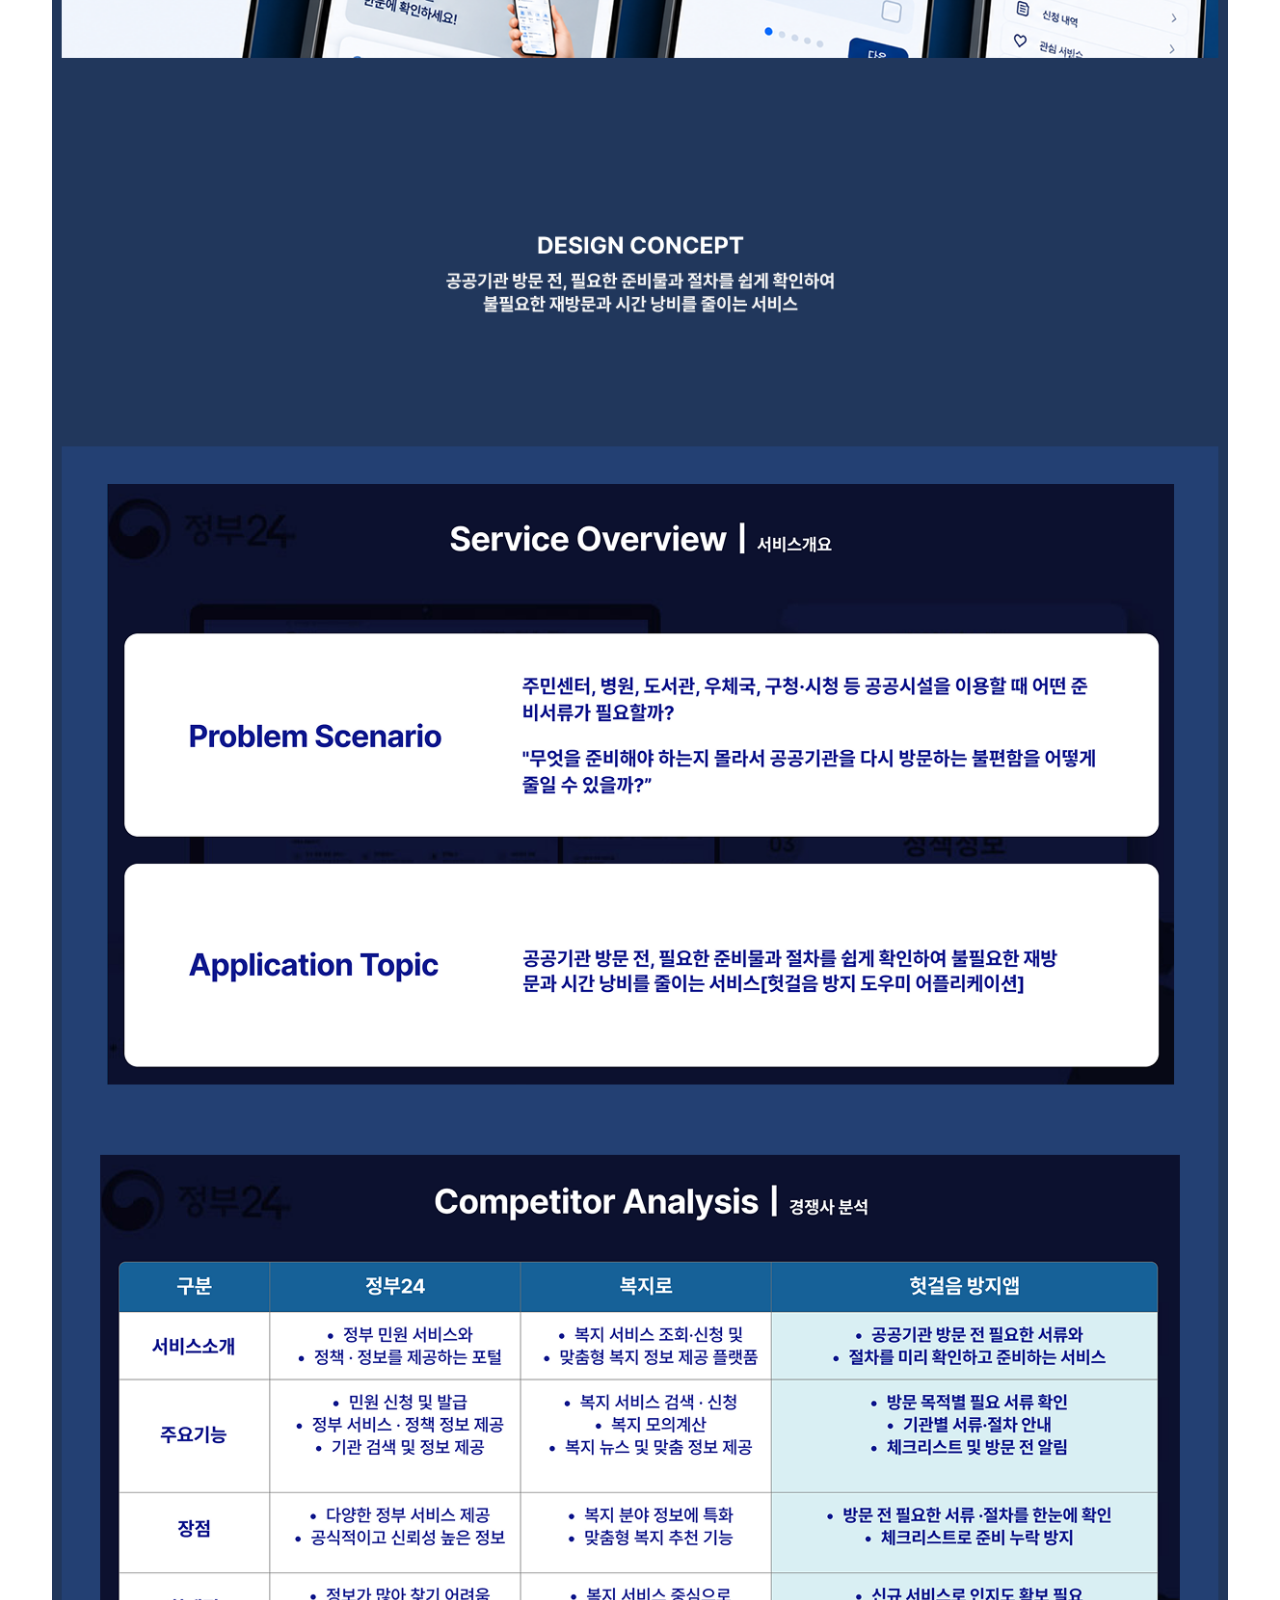
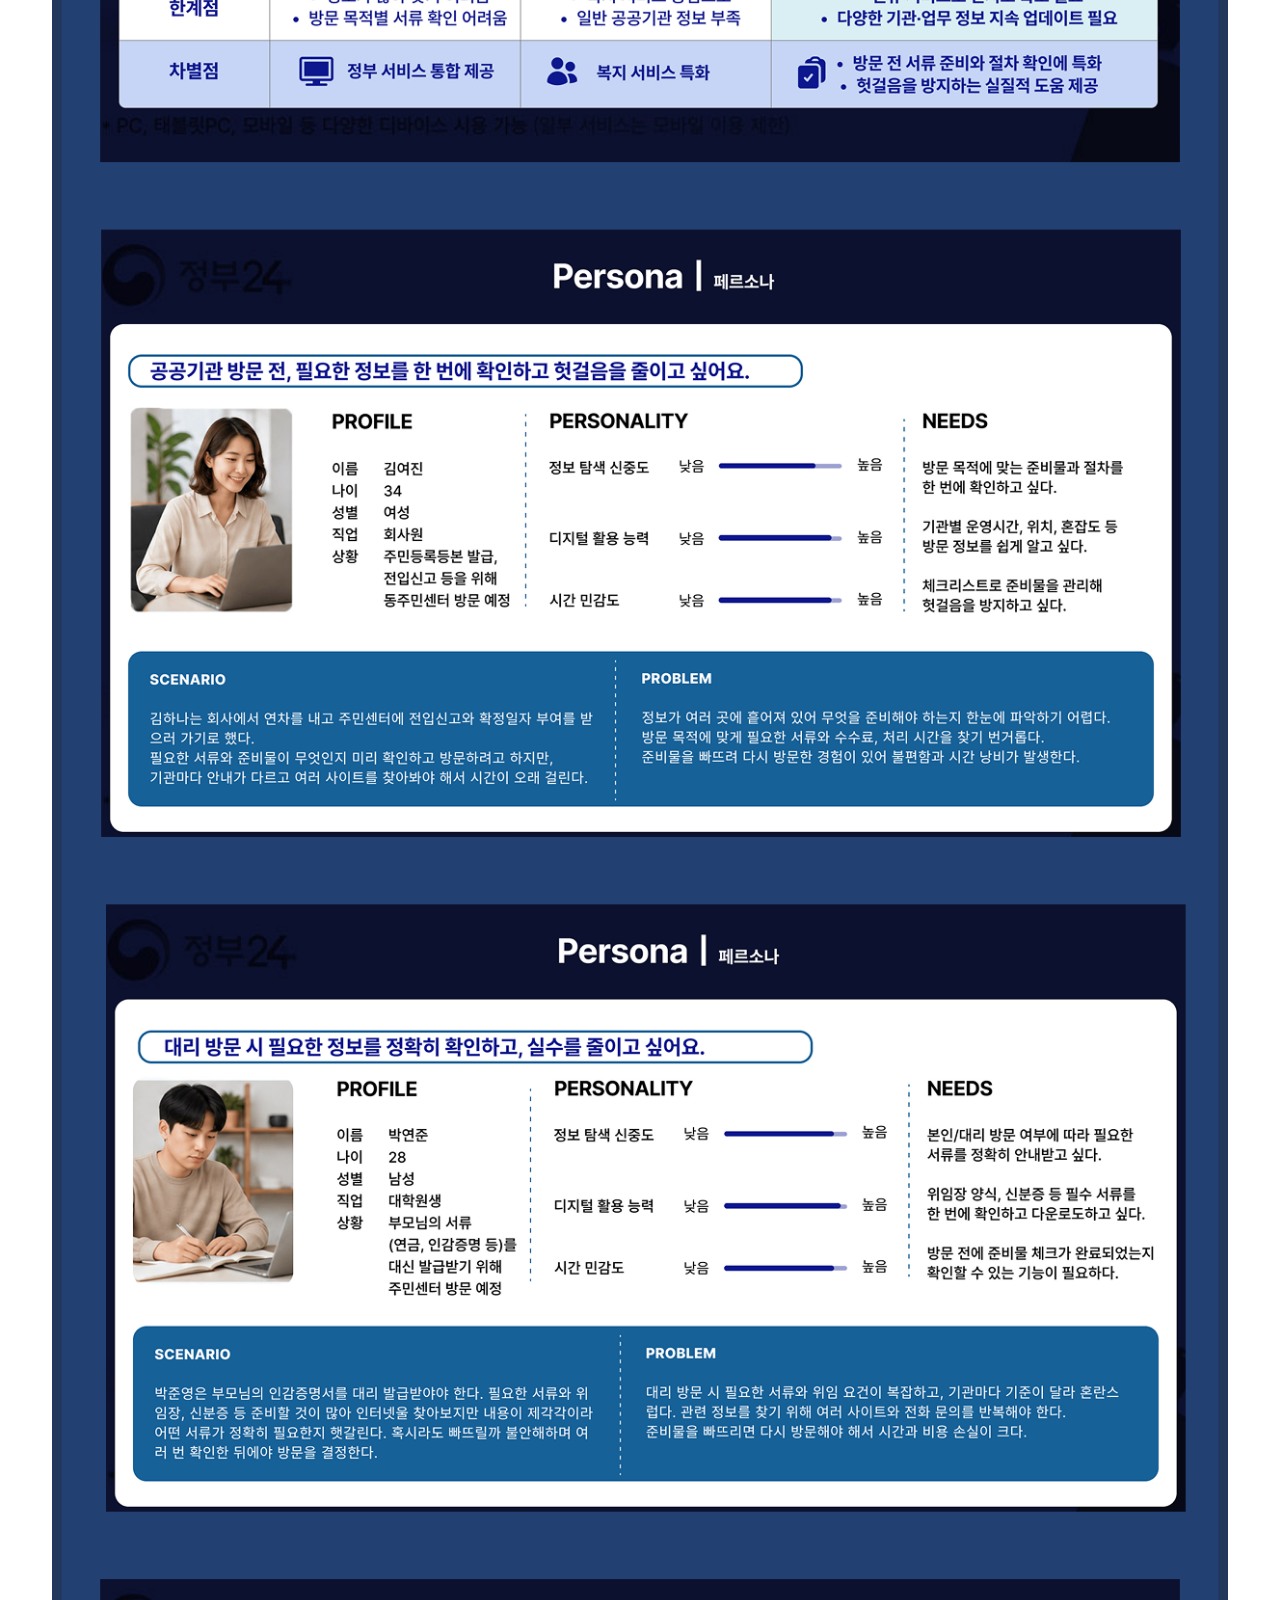
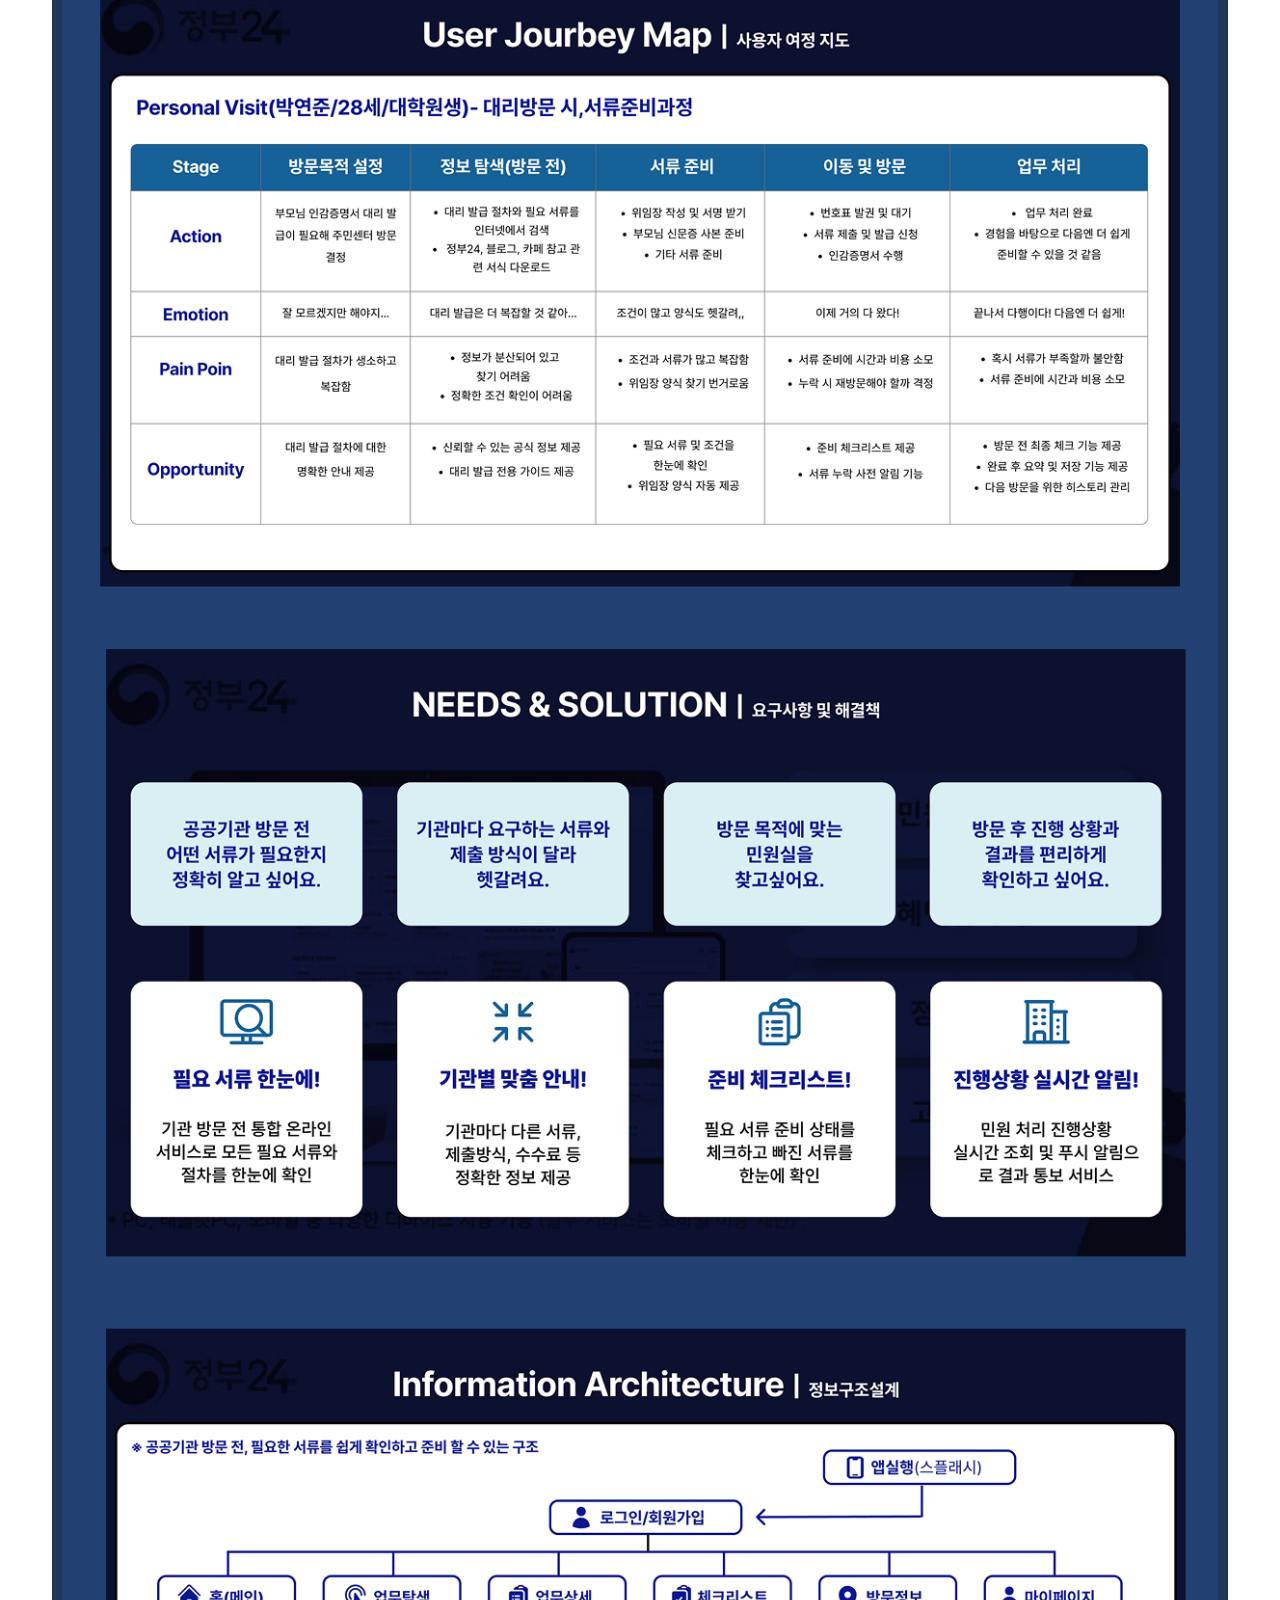
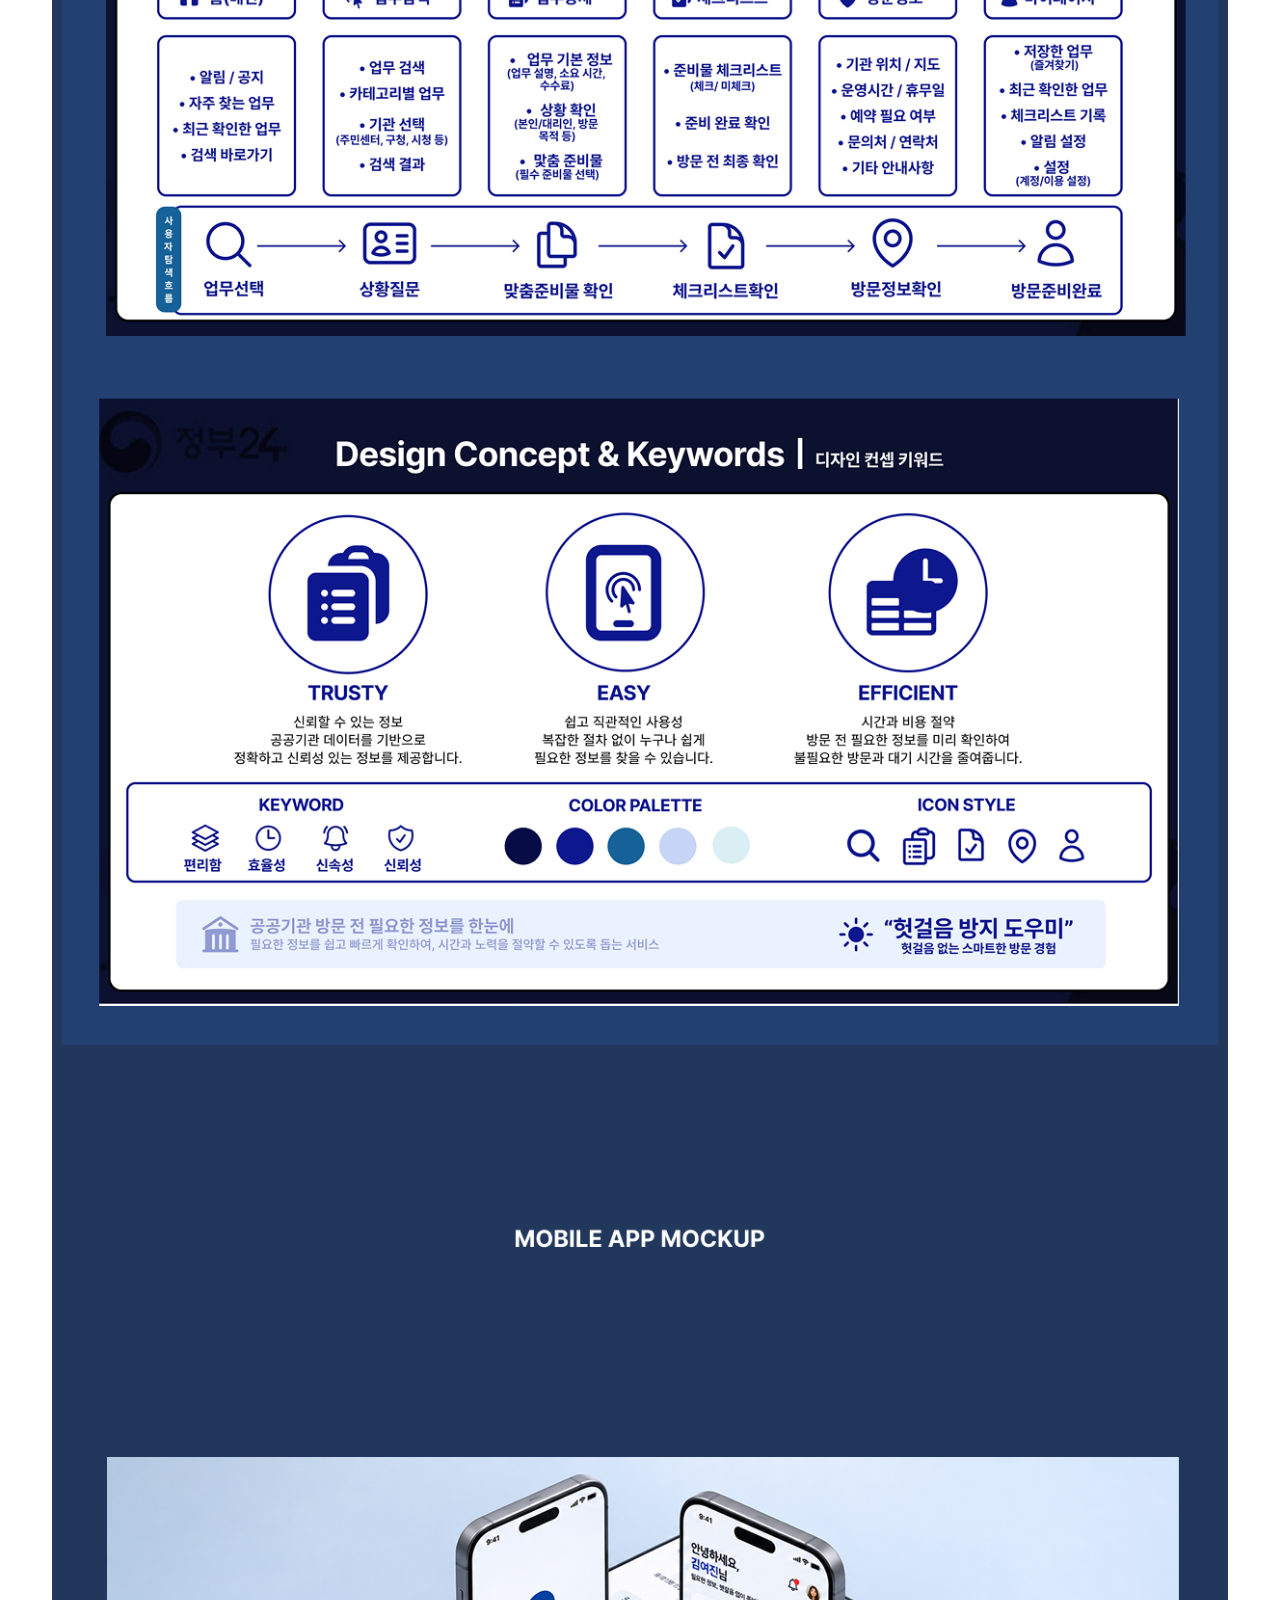
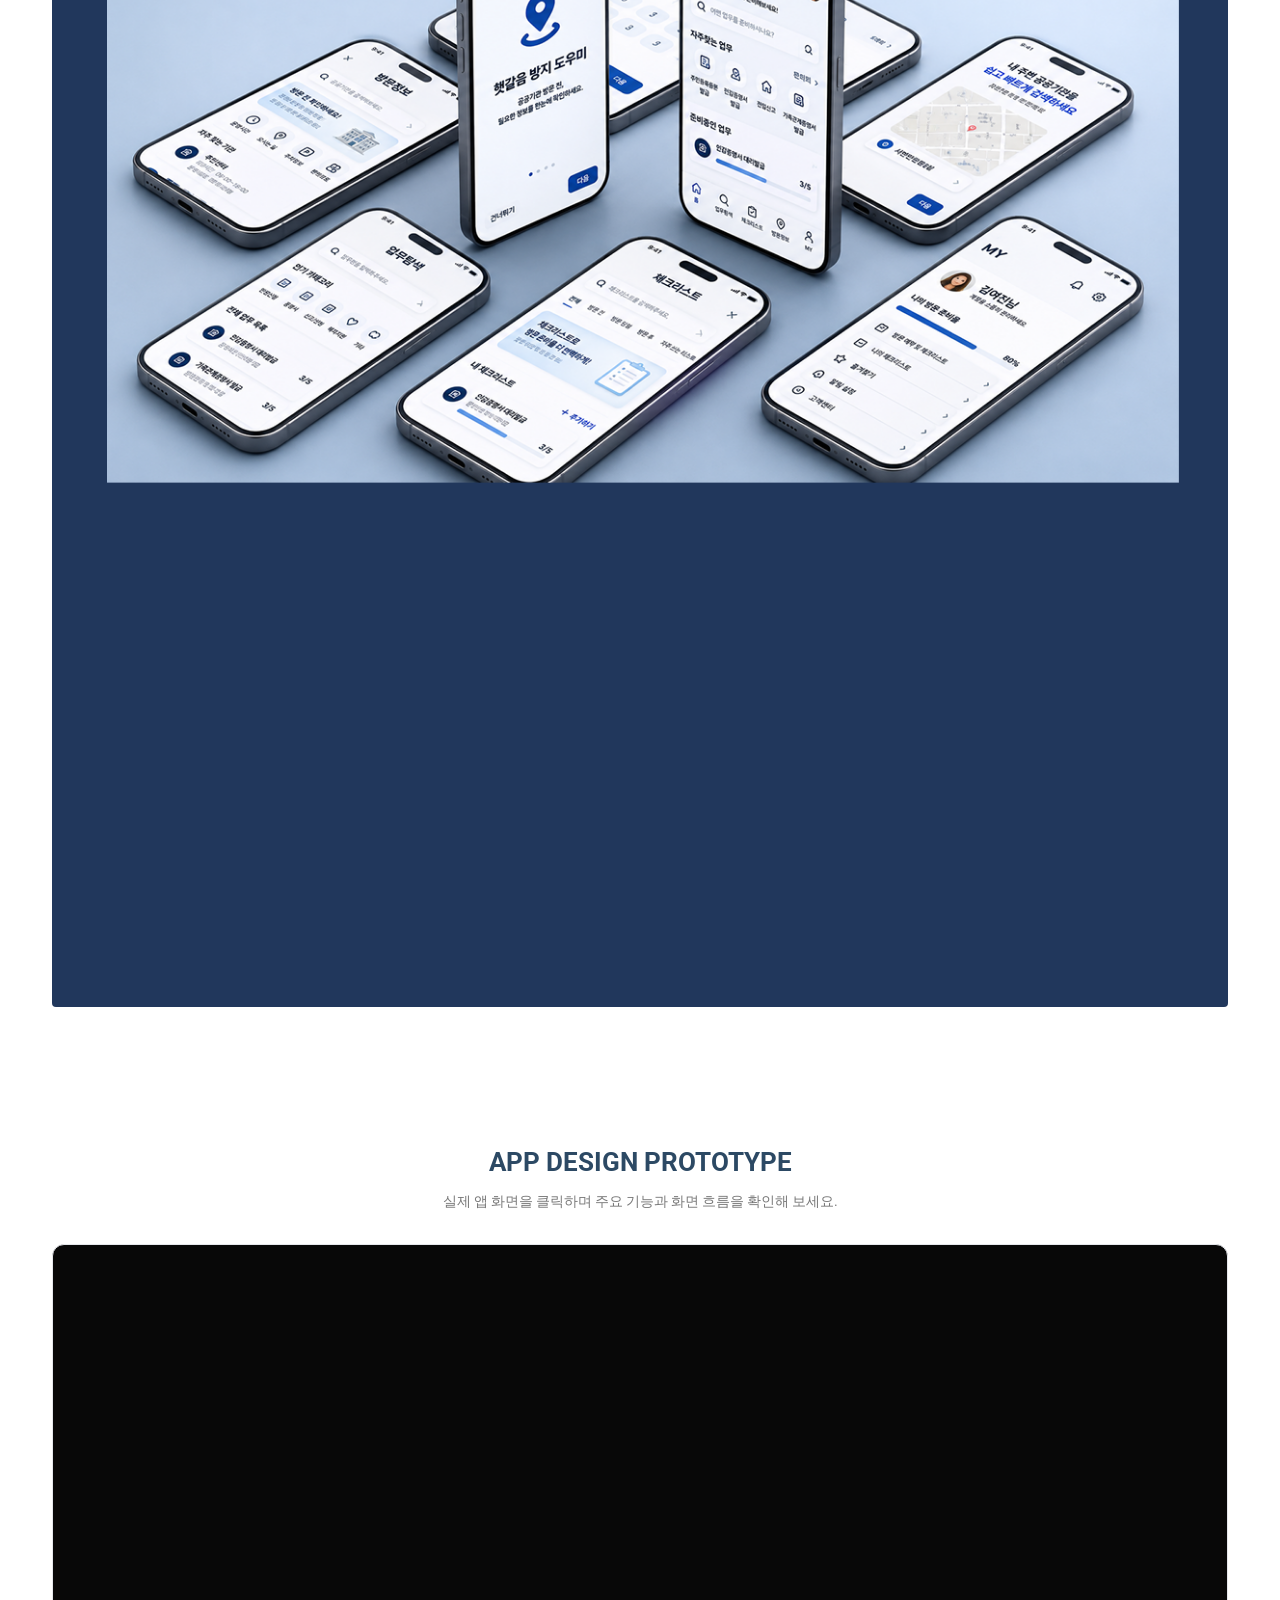
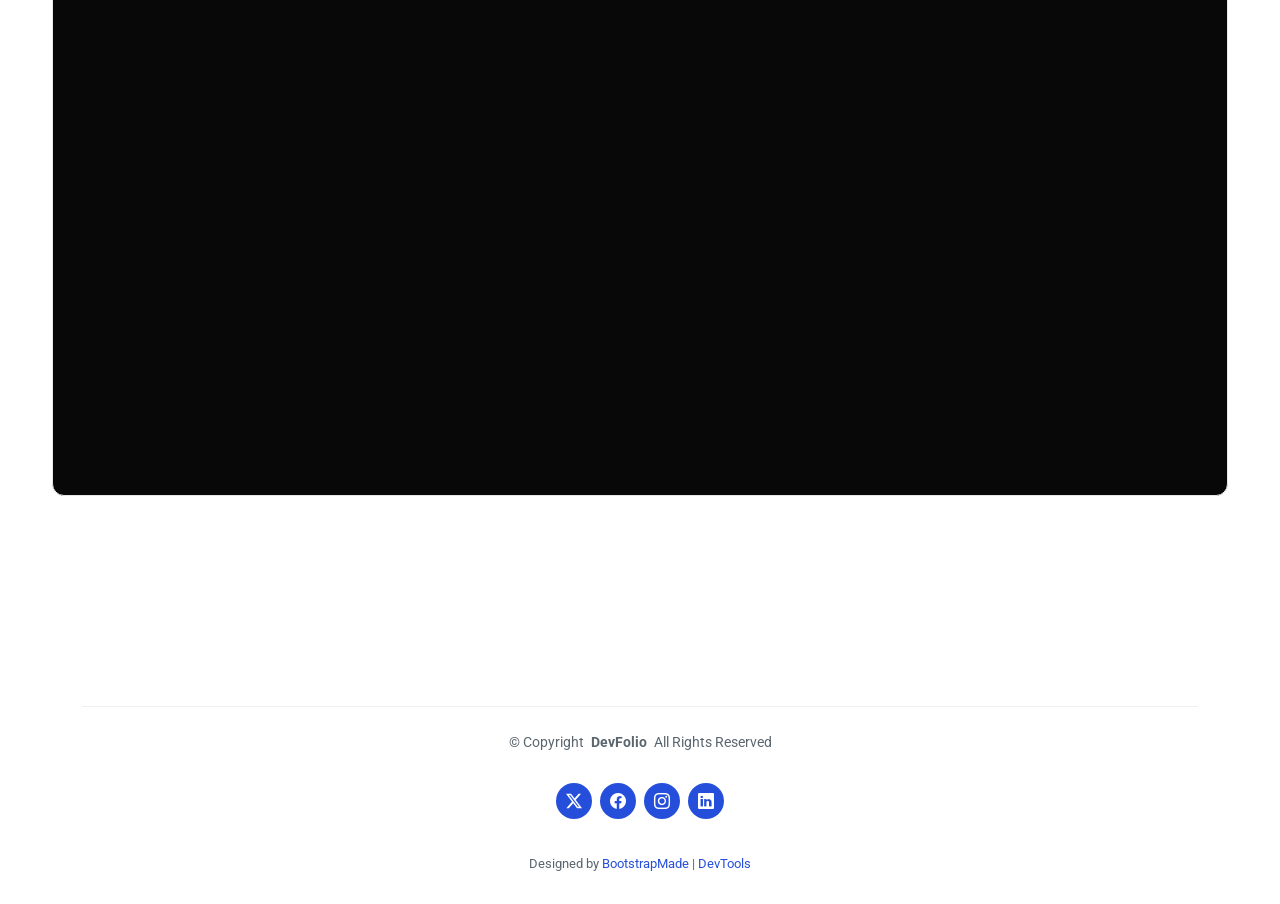
<file: figma-details.html>
<!DOCTYPE html>
<html lang="ko">

<head>
  <meta charset="utf-8">
  <meta content="width=device-width, initial-scale=1.0" name="viewport">

  <title>Figma App Design | Portfolio</title>
  <meta name="description" content="공공기관 헛걸음 방지 앱 UI/UX 디자인 포트폴리오">
  <meta name="keywords" content="Figma, App Design, UI UX">

  <!-- Favicons -->
  <link href="assets/img/favicon.png" rel="icon">
  <link href="assets/img/apple-touch-icon.png" rel="apple-touch-icon">

  <!-- Fonts -->
  <link href="https://fonts.googleapis.com" rel="preconnect">
  <link href="https://fonts.gstatic.com" rel="preconnect" crossorigin>
  <link href="https://fonts.googleapis.com/css2?family=Roboto:wght@100;300;400;500;700;900&family=Poppins:wght@100;200;300;400;500;600;700;800;900&family=Raleway:wght@100;200;300;400;500;600;700;800;900&display=swap" rel="stylesheet">

  <!-- Vendor CSS Files -->
  <link href="assets/vendor/bootstrap/css/bootstrap.min.css" rel="stylesheet">
  <link href="assets/vendor/bootstrap-icons/bootstrap-icons.css" rel="stylesheet">
  <link href="assets/vendor/aos/aos.css" rel="stylesheet">
  <link href="assets/vendor/glightbox/css/glightbox.min.css" rel="stylesheet">
  <link href="assets/vendor/swiper/swiper-bundle.min.css" rel="stylesheet">

  <!-- Main CSS File -->
  <link href="assets/css/main.css" rel="stylesheet">

  <!-- Figma Detail Page CSS -->
  <style>
    /* PC 콘텐츠 너비 */
    .portfolio-details .container {
      width: 100%;
      max-width: 1200px;
      margin-left: auto;
      margin-right: auto;
    }

    /* 프로젝트 설명 */
    .portfolio-description h2 {
      font-weight: 700;
      margin-bottom: 20px;
    }

    .portfolio-description p {
      line-height: 1.8;
    }

    /* 상세 이미지 */
    .portfolio-details-image {
      width: 100%;
      margin: 45px auto 0;
      text-align: center;
    }

    .portfolio-details-image img {
      display: block;
      width: 100%;
      height: auto;
      border-radius: 4px;
    }

    /* Figma Prototype */
    .figma-prototype-section {
      width: 100%;
      margin: 80px auto 60px;
    }

    .prototype-heading {
      text-align: center;
      margin-bottom: 30px;
    }

    .prototype-heading h2 {
      font-size: 26px;
      font-weight: 700;
      margin-bottom: 12px;
    }

    .prototype-heading p {
      color: #777;
      font-size: 14px;
      line-height: 1.7;
    }

    .figma-prototype {
      width: 100%;
      overflow: hidden;
      border: 1px solid #e5e7eb;
      border-radius: 12px;
      background: #080808;
    }

    .figma-prototype iframe {
      display: block;
      width: 100%;
      height: 850px;
      border: 0;
    }

    /* 태블릿 */
    @media (max-width: 991px) {
      .portfolio-details .container {
        max-width: 100%;
        padding-left: 20px;
        padding-right: 20px;
      }

      .figma-prototype iframe {
        height: 750px;
      }
    }

    /* 모바일 */
    @media (max-width: 768px) {
      .portfolio-details .container {
        padding-left: 16px;
        padding-right: 16px;
      }

      .portfolio-details-image {
        margin-top: 30px;
      }

      .figma-prototype-section {
        margin-top: 50px;
      }

      .prototype-heading h2 {
        font-size: 21px;
      }

      .prototype-heading p {
        font-size: 13px;
      }

      .figma-prototype iframe {
        height: 700px;
      }
    }
  </style>
</head>

<body class="portfolio-details-page">

  <!-- Header -->
  <header id="header" class="header d-flex align-items-center sticky-top">
    <div class="container-fluid container-xl position-relative d-flex align-items-center justify-content-between">

      <a href="index.html" class="logo d-flex align-items-center">
        <h1 class="sitename">DevFolio</h1>
      </a>

      <nav id="navmenu" class="navmenu">
        <ul>
          <li><a href="index.html#hero">Home</a></li>
          <li><a href="index.html#about">About</a></li>
          <li><a href="index.html#portfolio">Portfolio</a></li>
        </ul>
        <i class="mobile-nav-toggle d-xl-none bi bi-list"></i>
      </nav>

    </div>
  </header>

  <main class="main">

    <!-- Page Title -->
    <div class="page-title" data-aos="fade">
      <div class="container d-lg-flex justify-content-between align-items-center">
        <h1 class="mb-2 mb-lg-0">Figma App Design</h1>

        <nav class="breadcrumbs">
          <ol>
            <li><a href="index.html">Home</a></li>
            <li><a href="index.html#portfolio">Portfolio</a></li>
            <li class="current">Figma Design</li>
          </ol>
        </nav>
      </div>
    </div>
    <!-- End Page Title -->

    <!-- Portfolio Details Section -->
    <section id="portfolio-details" class="portfolio-details section">

      <div class="container" data-aos="fade-up">

        <!-- 프로젝트 설명 -->
        <div class="row justify-content-between gy-4 mt-4">

          <div class="col-lg-8" data-aos="fade-up">
            <div class="portfolio-description">

              <h2>Design point</h2>

              <p>
                공공기관 방문과 서류 준비 과정을 보다 쉽고 편리하게 이용할 수 있도록 기획한 앱입니다.
                사용자가 필요한 기관과 업무를 찾고, 준비해야 할 서류와 방문 절차를
                단계별로 확인할 수 있도록 직관적인 UI/UX를 설계했습니다.
              </p>

            </div>
          </div>

          <div class="col-lg-3" data-aos="fade-up" data-aos-delay="100">
            <div class="portfolio-info">

              <h3>Project information</h3>

              <ul>
                <li><strong>Category</strong> UI/UX App Design</li>
                <li><strong>Tool</strong> Figma</li>
                <li><strong>Work</strong> App Planning & Prototype</li>
                <li>
                  <a href="index.html#portfolio" class="btn-visit align-self-start">
                    Back to Portfolio
                  </a>
                </li>
              </ul>

            </div>
          </div>

        </div>
        <!-- 프로젝트 설명 끝 -->


        <!-- 기존 상세 이미지 -->
        <div class="portfolio-details-image">

          <img
            src="assets/img/details/Detail_F01.png"
            alt="공공기관 헛걸음 방지 앱 디자인 상세 이미지"
            loading="lazy">

        </div>
        <!-- 상세 이미지 끝 -->


        <!-- Figma Prototype 시작 -->
        <section class="figma-prototype-section">

          <div class="prototype-heading">

            <h2>APP DESIGN PROTOTYPE</h2>

            <p>
              실제 앱 화면을 클릭하며 주요 기능과 화면 흐름을 확인해 보세요.
            </p>

          </div>

          <div class="figma-prototype">

            <iframe
              src="https://embed.figma.com/proto/cGYqG9z3IDYTomHMNMz7OJ/%EC%95%B1%EB%94%94%EC%9E%90%EC%9D%B8-%EC%9D%B4%EC%B1%84%ED%98%84?node-id=52-5564&amp;p=f&amp;scaling=min-zoom&amp;content-scaling=fixed&amp;page-id=4%3A3&amp;embed-host=share"
              title="공공기관 헛걸음 방지 앱 Figma Prototype"
              allowfullscreen>
            </iframe>

          </div>

        </section>
        <!-- Figma Prototype 끝 -->

      </div>

    </section>
    <!-- Portfolio Details Section 끝 -->

  </main>


  <!-- Footer -->
  <footer id="footer" class="footer accent-background">

    <div class="container">

      <div class="copyright text-center">
        <p>
          © <span>Copyright</span>
          <strong class="px-1 sitename">DevFolio</strong>
          <span>All Rights Reserved</span>
        </p>
      </div>

      <div class="social-links d-flex justify-content-center">
        <a href=""><i class="bi bi-twitter-x"></i></a>
        <a href=""><i class="bi bi-facebook"></i></a>
        <a href=""><i class="bi bi-instagram"></i></a>
        <a href=""><i class="bi bi-linkedin"></i></a>
      </div>

      <div class="credits">
        Designed by
        <a href="https://bootstrapmade.com/">BootstrapMade</a> |
        <a href="https://bootstrapmade.com/tools/">DevTools</a>
      </div>

    </div>

  </footer>
  <!-- Footer 끝 -->


  <!-- Scroll Top -->
  <a href="#" id="scroll-top" class="scroll-top d-flex align-items-center justify-content-center">
    <i class="bi bi-arrow-up-short"></i>
  </a>

  <!-- Preloader -->
  <div id="preloader"></div>

  <!-- Vendor JS Files -->
  <script src="assets/vendor/bootstrap/js/bootstrap.bundle.min.js"></script>
  <script src="assets/vendor/php-email-form/validate.js"></script>
  <script src="assets/vendor/aos/aos.js"></script>
  <script src="assets/vendor/waypoints/noframework.waypoints.js"></script>
  <script src="assets/vendor/glightbox/js/glightbox.min.js"></script>
  <script src="assets/vendor/imagesloaded/imagesloaded.pkgd.min.js"></script>
  <script src="assets/vendor/isotope-layout/isotope.pkgd.min.js"></script>
  <script src="assets/vendor/swiper/swiper-bundle.min.js"></script>

  <!-- Main JS File -->
  <script src="assets/js/main.js"></script>

</body>
</html>
</file>
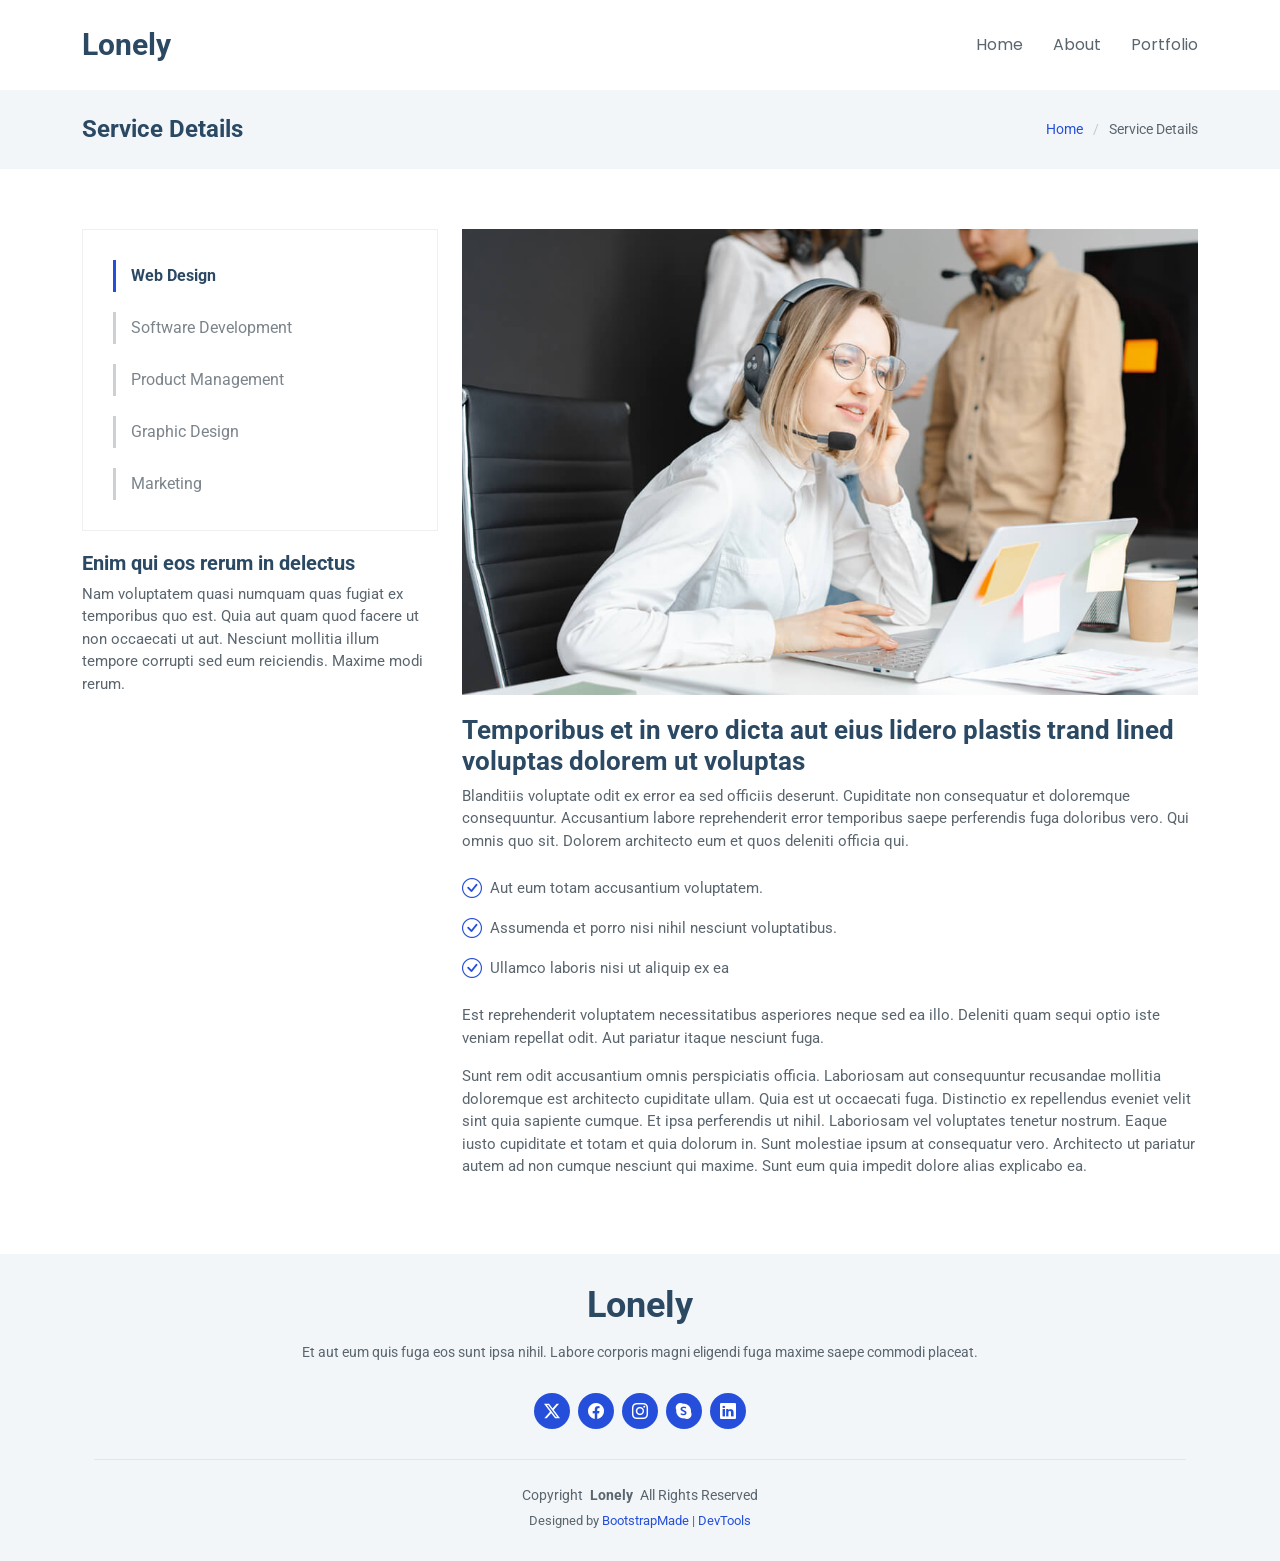
<file: service-details.html>
<!DOCTYPE html>
<html lang="en">

<head>
  <meta charset="utf-8">
  <meta content="width=device-width, initial-scale=1.0" name="viewport">
  <title>Service Details - Lonely Bootstrap Template</title>
  <meta name="description" content="">
  <meta name="keywords" content="">

  <!-- Favicons -->
  <link href="assets/img/favicon.png" rel="icon">
  <link href="assets/img/apple-touch-icon.png" rel="apple-touch-icon">

  <!-- Fonts -->
  <link href="https://fonts.googleapis.com" rel="preconnect">
  <link href="https://fonts.gstatic.com" rel="preconnect" crossorigin>
  <link href="https://fonts.googleapis.com/css2?family=Roboto:ital,wght@0,100;0,300;0,400;0,500;0,700;0,900;1,100;1,300;1,400;1,500;1,700;1,900&family=Poppins:ital,wght@0,100;0,200;0,300;0,400;0,500;0,600;0,700;0,800;0,900;1,100;1,200;1,300;1,400;1,500;1,600;1,700;1,800;1,900&family=Playfair+Display:ital,wght@0,400;0,500;0,600;0,700;0,800;0,900;1,400;1,500;1,600;1,700;1,800;1,900&display=swap" rel="stylesheet">

  <!-- Vendor CSS Files -->
  <link href="assets/vendor/bootstrap/css/bootstrap.min.css" rel="stylesheet">
  <link href="assets/vendor/bootstrap-icons/bootstrap-icons.css" rel="stylesheet">
  <link href="assets/vendor/aos/aos.css" rel="stylesheet">
  <link href="assets/vendor/glightbox/css/glightbox.min.css" rel="stylesheet">
  <link href="assets/vendor/swiper/swiper-bundle.min.css" rel="stylesheet">

  <!-- Main CSS File -->
  <link href="assets/css/main.css" rel="stylesheet">

  <!-- =======================================================
  * Template Name: Lonely
  * Template URL: https://bootstrapmade.com/free-html-bootstrap-template-lonely/
  * Updated: Aug 07 2024 with Bootstrap v5.3.3
  * Author: BootstrapMade.com
  * License: https://bootstrapmade.com/license/
  ======================================================== -->
</head>

<body class="service-details-page">

  <header id="header" class="header d-flex align-items-center sticky-top">
    <div class="container-fluid container-xl position-relative d-flex align-items-center justify-content-between">

      <a href="index.html" class="logo d-flex align-items-center">
        <!-- Uncomment the line below if you also wish to use an image logo -->
        <!-- <img src="assets/img/logo.png" alt=""> -->
        <h1 class="sitename">Lonely</h1>
      </a>

      <nav id="navmenu" class="navmenu">
        <ul>
          <li><a href="#hero">Home</a></li>
          <li><a href="#about">About</a></li>

          <li><a href="#portfolio">Portfolio</a></li>


        </ul>
        <i class="mobile-nav-toggle d-xl-none bi bi-list"></i>
      </nav>

    </div>
  </header>

  <main class="main">

    <!-- Page Title -->
    <div class="page-title light-background">
      <div class="container d-lg-flex justify-content-between align-items-center">
        <h1 class="mb-2 mb-lg-0">Service Details</h1>
        <nav class="breadcrumbs">
          <ol>
            <li><a href="index.html">Home</a></li>
            <li class="current">Service Details</li>
          </ol>
        </nav>
      </div>
    </div><!-- End Page Title -->

    <!-- Service Details Section -->
    <section id="service-details" class="service-details section">

      <div class="container">

        <div class="row gy-4">

          <div class="col-lg-4" data-aos="fade-up" data-aos-delay="100">
            <div class="services-list">
              <a href="#" class="active">Web Design</a>
              <a href="#">Software Development</a>
              <a href="#">Product Management</a>
              <a href="#">Graphic Design</a>
              <a href="#">Marketing</a>
            </div>

            <h4>Enim qui eos rerum in delectus</h4>
            <p>Nam voluptatem quasi numquam quas fugiat ex temporibus quo est. Quia aut quam quod facere ut non occaecati ut aut. Nesciunt mollitia illum tempore corrupti sed eum reiciendis. Maxime modi rerum.</p>
          </div>

          <div class="col-lg-8" data-aos="fade-up" data-aos-delay="200">
            <img src="assets/img/services.jpg" alt="" class="img-fluid services-img">
            <h3>Temporibus et in vero dicta aut eius lidero plastis trand lined voluptas dolorem ut voluptas</h3>
            <p>
              Blanditiis voluptate odit ex error ea sed officiis deserunt. Cupiditate non consequatur et doloremque consequuntur. Accusantium labore reprehenderit error temporibus saepe perferendis fuga doloribus vero. Qui omnis quo sit. Dolorem architecto eum et quos deleniti officia qui.
            </p>
            <ul>
              <li><i class="bi bi-check-circle"></i> <span>Aut eum totam accusantium voluptatem.</span></li>
              <li><i class="bi bi-check-circle"></i> <span>Assumenda et porro nisi nihil nesciunt voluptatibus.</span></li>
              <li><i class="bi bi-check-circle"></i> <span>Ullamco laboris nisi ut aliquip ex ea</span></li>
            </ul>
            <p>
              Est reprehenderit voluptatem necessitatibus asperiores neque sed ea illo. Deleniti quam sequi optio iste veniam repellat odit. Aut pariatur itaque nesciunt fuga.
            </p>
            <p>
              Sunt rem odit accusantium omnis perspiciatis officia. Laboriosam aut consequuntur recusandae mollitia doloremque est architecto cupiditate ullam. Quia est ut occaecati fuga. Distinctio ex repellendus eveniet velit sint quia sapiente cumque. Et ipsa perferendis ut nihil. Laboriosam vel voluptates tenetur nostrum. Eaque iusto cupiditate et totam et quia dolorum in. Sunt molestiae ipsum at consequatur vero. Architecto ut pariatur autem ad non cumque nesciunt qui maxime. Sunt eum quia impedit dolore alias explicabo ea.
            </p>
          </div>

        </div>

      </div>

    </section><!-- /Service Details Section -->

  </main>

  <footer id="footer" class="footer light-background">
    <div class="container">
      <h3 class="sitename">Lonely</h3>
      <p>Et aut eum quis fuga eos sunt ipsa nihil. Labore corporis magni eligendi fuga maxime saepe commodi placeat.</p>
      <div class="social-links d-flex justify-content-center">
        <a href=""><i class="bi bi-twitter-x"></i></a>
        <a href=""><i class="bi bi-facebook"></i></a>
        <a href=""><i class="bi bi-instagram"></i></a>
        <a href=""><i class="bi bi-skype"></i></a>
        <a href=""><i class="bi bi-linkedin"></i></a>
      </div>
      <div class="container">
        <div class="copyright">
          <span>Copyright</span> <strong class="px-1 sitename">Lonely</strong> <span>All Rights Reserved</span>
        </div>
        <div class="credits">
          <!-- All the links in the footer should remain intact. -->
          <!-- You can delete the links only if you've purchased the pro version. -->
          <!-- Licensing information: https://bootstrapmade.com/license/ -->
          <!-- Purchase the pro version with working PHP/AJAX contact form: [buy-url] -->
          Designed by <a href="https://bootstrapmade.com/">BootstrapMade</a> | <a href="https://bootstrapmade.com/tools/">DevTools</a>
        </div>
      </div>
    </div>
  </footer>

  <!-- Scroll Top -->
  <a href="#" id="scroll-top" class="scroll-top d-flex align-items-center justify-content-center"><i class="bi bi-arrow-up-short"></i></a>

  <!-- Preloader -->
  <div id="preloader"></div>

  <!-- Vendor JS Files -->
  <script src="assets/vendor/bootstrap/js/bootstrap.bundle.min.js"></script>
  <script src="assets/vendor/php-email-form/validate.js"></script>
  <script src="assets/vendor/aos/aos.js"></script>
  <script src="assets/vendor/waypoints/noframework.waypoints.js"></script>
  <script src="assets/vendor/glightbox/js/glightbox.min.js"></script>
  <script src="assets/vendor/imagesloaded/imagesloaded.pkgd.min.js"></script>
  <script src="assets/vendor/isotope-layout/isotope.pkgd.min.js"></script>
  <script src="assets/vendor/swiper/swiper-bundle.min.js"></script>

  <!-- Main JS File -->
  <script src="assets/js/main.js"></script>

</body>

</html>
</file>
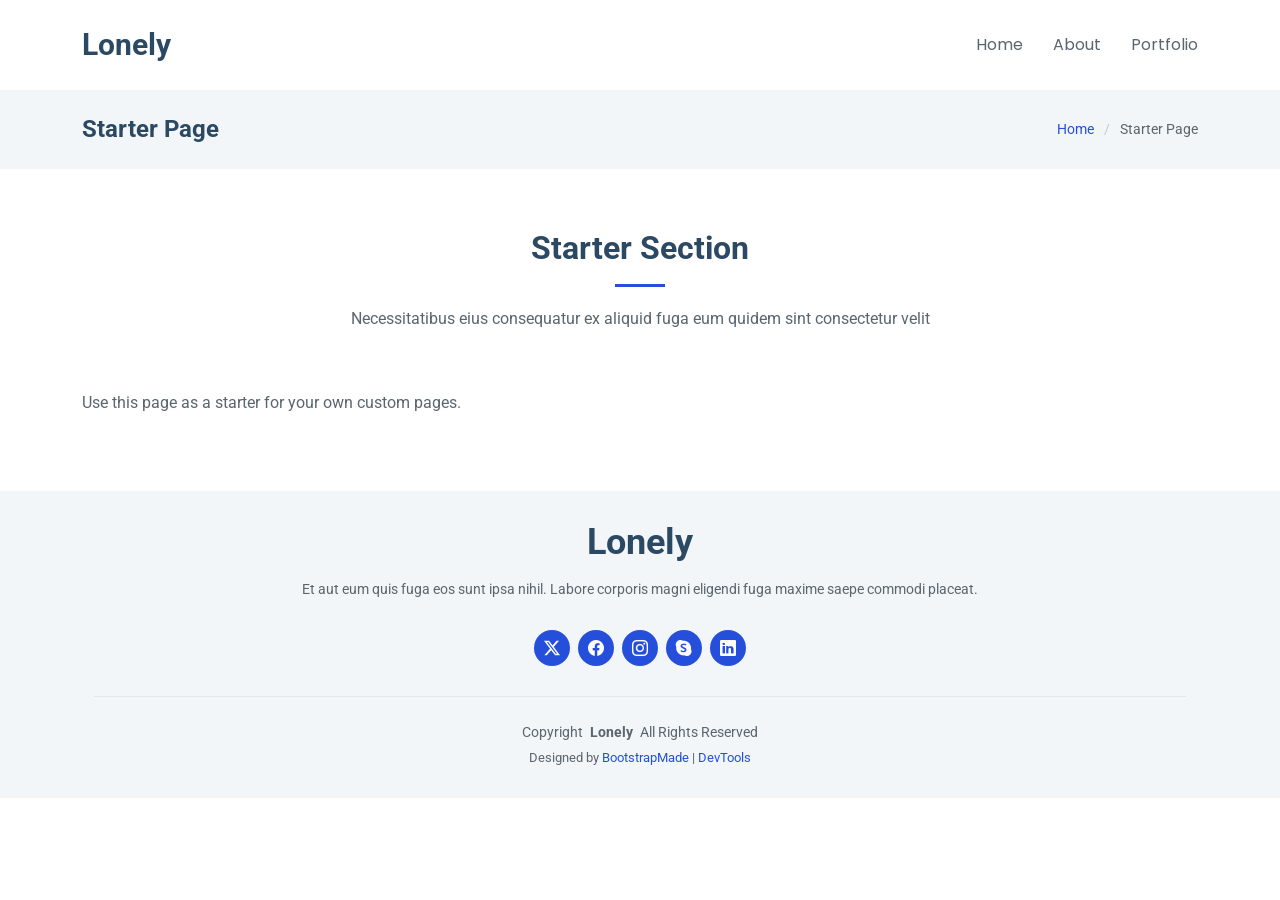
<file: starter-page.html>
<!DOCTYPE html>
<html lang="en">

<head>
  <meta charset="utf-8">
  <meta content="width=device-width, initial-scale=1.0" name="viewport">
  <title>Starter Page - Lonely Bootstrap Template</title>
  <meta name="description" content="">
  <meta name="keywords" content="">

  <!-- Favicons -->
  <link href="assets/img/favicon.png" rel="icon">
  <link href="assets/img/apple-touch-icon.png" rel="apple-touch-icon">

  <!-- Fonts -->
  <link href="https://fonts.googleapis.com" rel="preconnect">
  <link href="https://fonts.gstatic.com" rel="preconnect" crossorigin>
  <link href="https://fonts.googleapis.com/css2?family=Roboto:ital,wght@0,100;0,300;0,400;0,500;0,700;0,900;1,100;1,300;1,400;1,500;1,700;1,900&family=Poppins:ital,wght@0,100;0,200;0,300;0,400;0,500;0,600;0,700;0,800;0,900;1,100;1,200;1,300;1,400;1,500;1,600;1,700;1,800;1,900&family=Playfair+Display:ital,wght@0,400;0,500;0,600;0,700;0,800;0,900;1,400;1,500;1,600;1,700;1,800;1,900&display=swap" rel="stylesheet">

  <!-- Vendor CSS Files -->
  <link href="assets/vendor/bootstrap/css/bootstrap.min.css" rel="stylesheet">
  <link href="assets/vendor/bootstrap-icons/bootstrap-icons.css" rel="stylesheet">
  <link href="assets/vendor/aos/aos.css" rel="stylesheet">
  <link href="assets/vendor/glightbox/css/glightbox.min.css" rel="stylesheet">
  <link href="assets/vendor/swiper/swiper-bundle.min.css" rel="stylesheet">

  <!-- Main CSS File -->
  <link href="assets/css/main.css" rel="stylesheet">

  <!-- =======================================================
  * Template Name: Lonely
  * Template URL: https://bootstrapmade.com/free-html-bootstrap-template-lonely/
  * Updated: Aug 07 2024 with Bootstrap v5.3.3
  * Author: BootstrapMade.com
  * License: https://bootstrapmade.com/license/
  ======================================================== -->
</head>

<body class="starter-page-page">

  <header id="header" class="header d-flex align-items-center sticky-top">
    <div class="container-fluid container-xl position-relative d-flex align-items-center justify-content-between">

      <a href="index.html" class="logo d-flex align-items-center">
        <!-- Uncomment the line below if you also wish to use an image logo -->
        <!-- <img src="assets/img/logo.png" alt=""> -->
        <h1 class="sitename">Lonely</h1>
      </a>

      <nav id="navmenu" class="navmenu">
        <ul>
          <li><a href="#hero">Home</a></li>
          <li><a href="#about">About</a></li>

          <li><a href="#portfolio">Portfolio</a></li>


        </ul>
        <i class="mobile-nav-toggle d-xl-none bi bi-list"></i>
      </nav>

    </div>
  </header>

  <main class="main">

    <!-- Page Title -->
    <div class="page-title light-background">
      <div class="container d-lg-flex justify-content-between align-items-center">
        <h1 class="mb-2 mb-lg-0">Starter Page</h1>
        <nav class="breadcrumbs">
          <ol>
            <li><a href="index.html">Home</a></li>
            <li class="current">Starter Page</li>
          </ol>
        </nav>
      </div>
    </div><!-- End Page Title -->

    <!-- Starter Section Section -->
    <section id="starter-section" class="starter-section section">

      <!-- Section Title -->
      <div class="container section-title" data-aos="fade-up">
        <h2>Starter Section</h2>
        <p>Necessitatibus eius consequatur ex aliquid fuga eum quidem sint consectetur velit</p>
      </div><!-- End Section Title -->

      <div class="container" data-aos="fade-up">
        <p>Use this page as a starter for your own custom pages.</p>
      </div>

    </section><!-- /Starter Section Section -->

  </main>

  <footer id="footer" class="footer light-background">
    <div class="container">
      <h3 class="sitename">Lonely</h3>
      <p>Et aut eum quis fuga eos sunt ipsa nihil. Labore corporis magni eligendi fuga maxime saepe commodi placeat.</p>
      <div class="social-links d-flex justify-content-center">
        <a href=""><i class="bi bi-twitter-x"></i></a>
        <a href=""><i class="bi bi-facebook"></i></a>
        <a href=""><i class="bi bi-instagram"></i></a>
        <a href=""><i class="bi bi-skype"></i></a>
        <a href=""><i class="bi bi-linkedin"></i></a>
      </div>
      <div class="container">
        <div class="copyright">
          <span>Copyright</span> <strong class="px-1 sitename">Lonely</strong> <span>All Rights Reserved</span>
        </div>
        <div class="credits">
          <!-- All the links in the footer should remain intact. -->
          <!-- You can delete the links only if you've purchased the pro version. -->
          <!-- Licensing information: https://bootstrapmade.com/license/ -->
          <!-- Purchase the pro version with working PHP/AJAX contact form: [buy-url] -->
          Designed by <a href="https://bootstrapmade.com/">BootstrapMade</a> | <a href="https://bootstrapmade.com/tools/">DevTools</a>
        </div>
      </div>
    </div>
  </footer>

  <!-- Scroll Top -->
  <a href="#" id="scroll-top" class="scroll-top d-flex align-items-center justify-content-center"><i class="bi bi-arrow-up-short"></i></a>

  <!-- Preloader -->
  <div id="preloader"></div>

  <!-- Vendor JS Files -->
  <script src="assets/vendor/bootstrap/js/bootstrap.bundle.min.js"></script>
  <script src="assets/vendor/php-email-form/validate.js"></script>
  <script src="assets/vendor/aos/aos.js"></script>
  <script src="assets/vendor/waypoints/noframework.waypoints.js"></script>
  <script src="assets/vendor/glightbox/js/glightbox.min.js"></script>
  <script src="assets/vendor/imagesloaded/imagesloaded.pkgd.min.js"></script>
  <script src="assets/vendor/isotope-layout/isotope.pkgd.min.js"></script>
  <script src="assets/vendor/swiper/swiper-bundle.min.js"></script>

  <!-- Main JS File -->
  <script src="assets/js/main.js"></script>

</body>

</html>
</file>
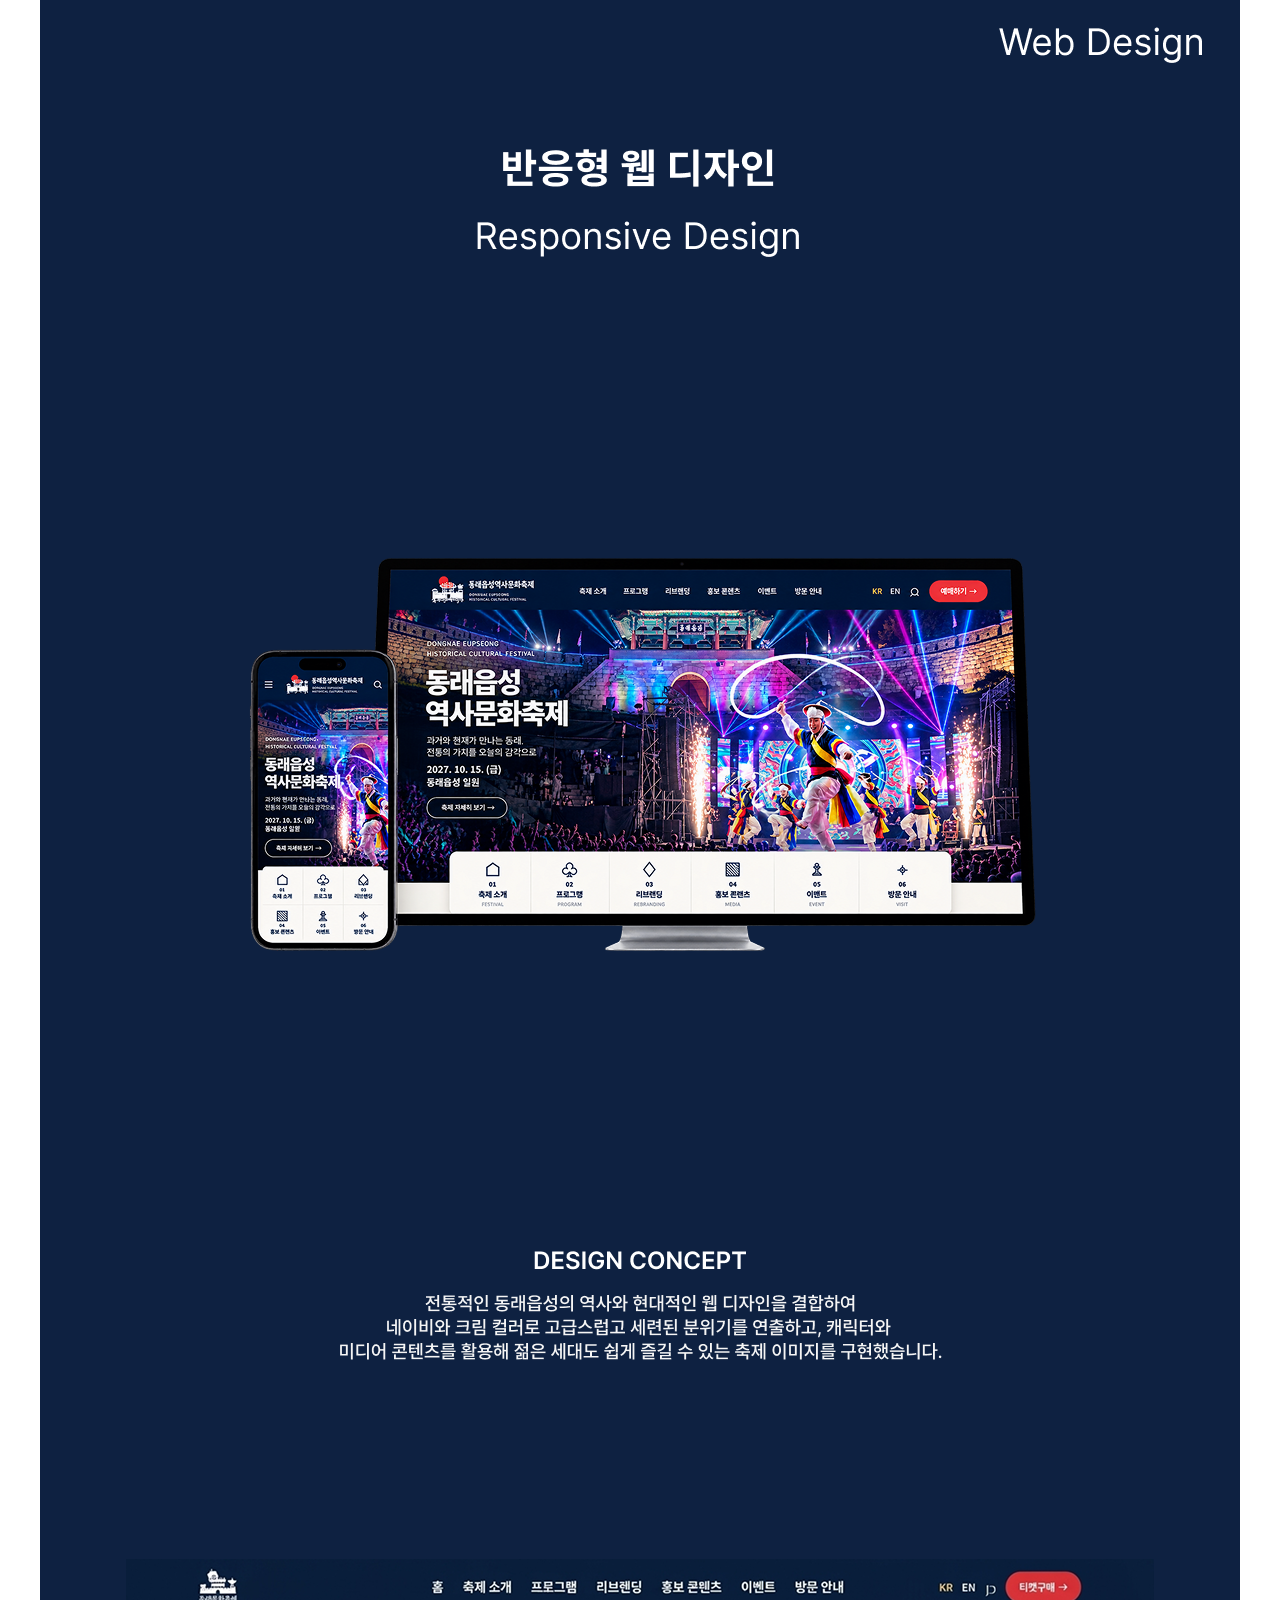
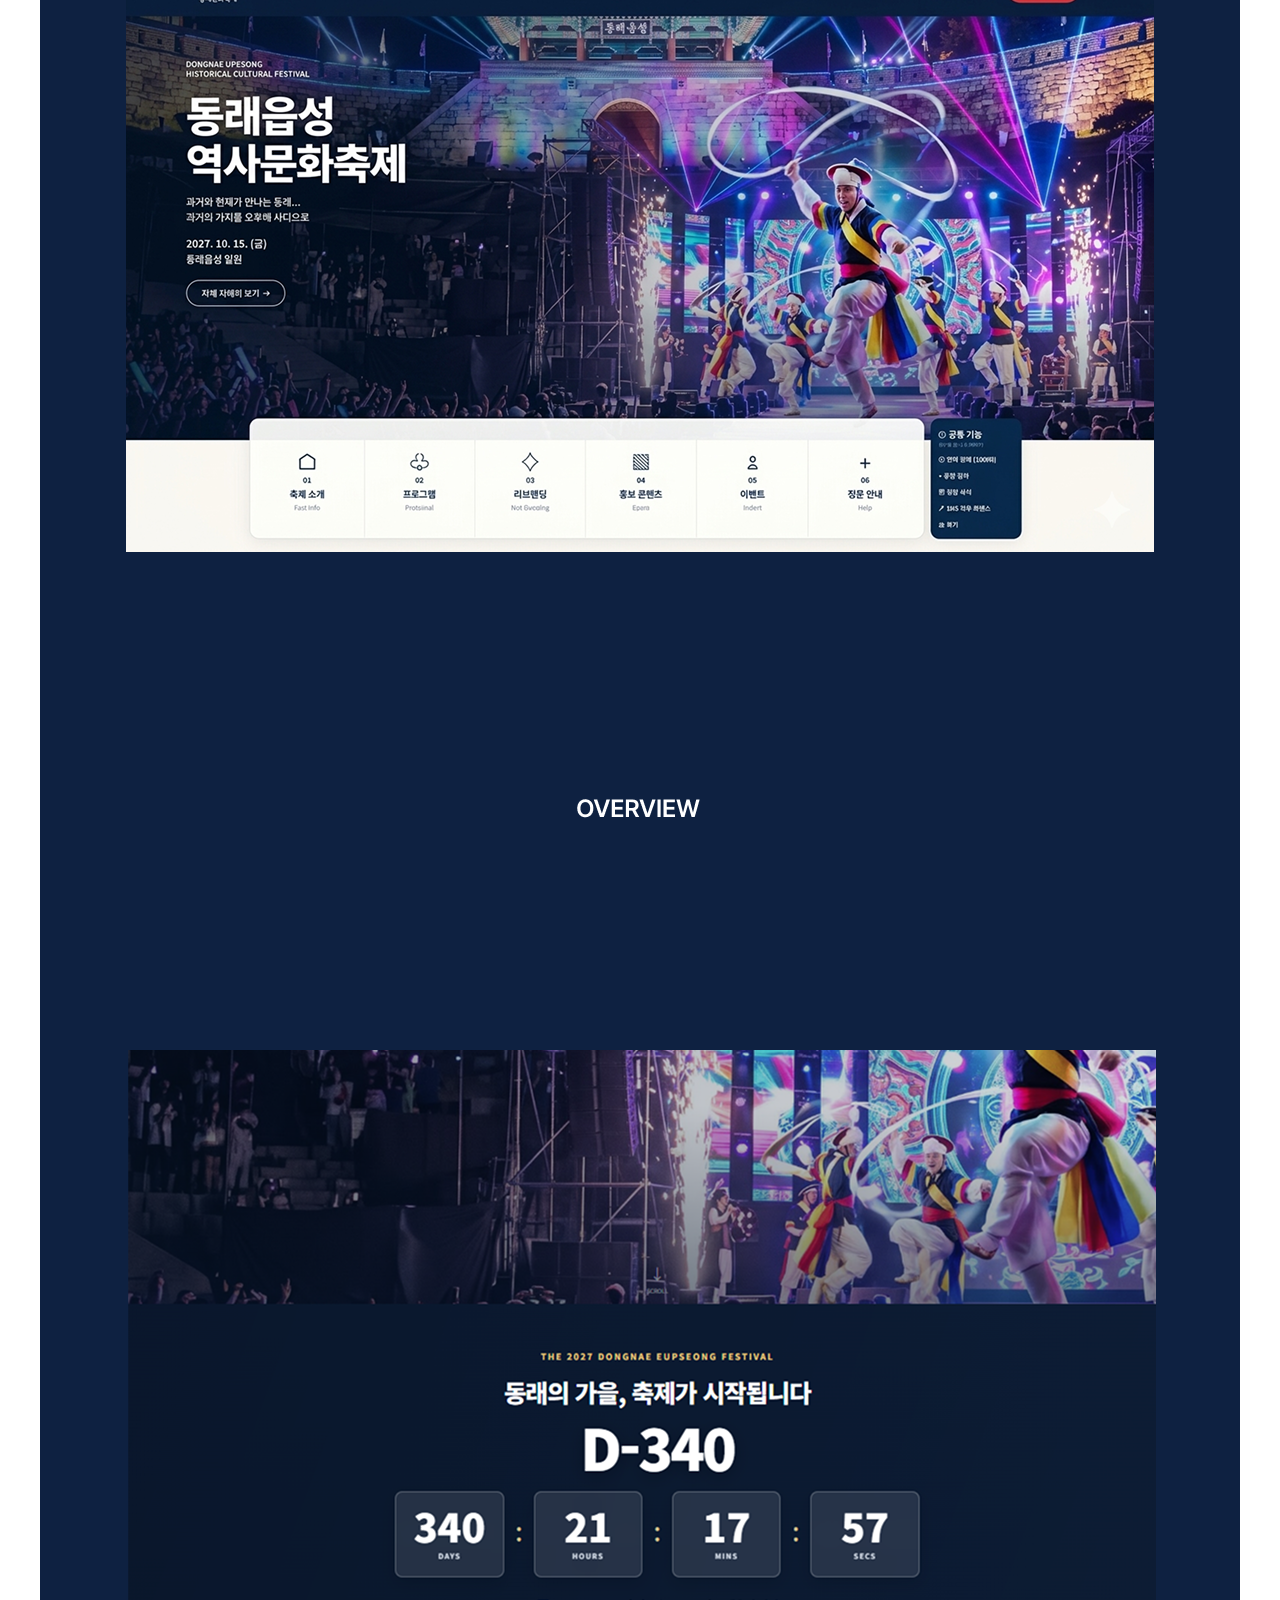
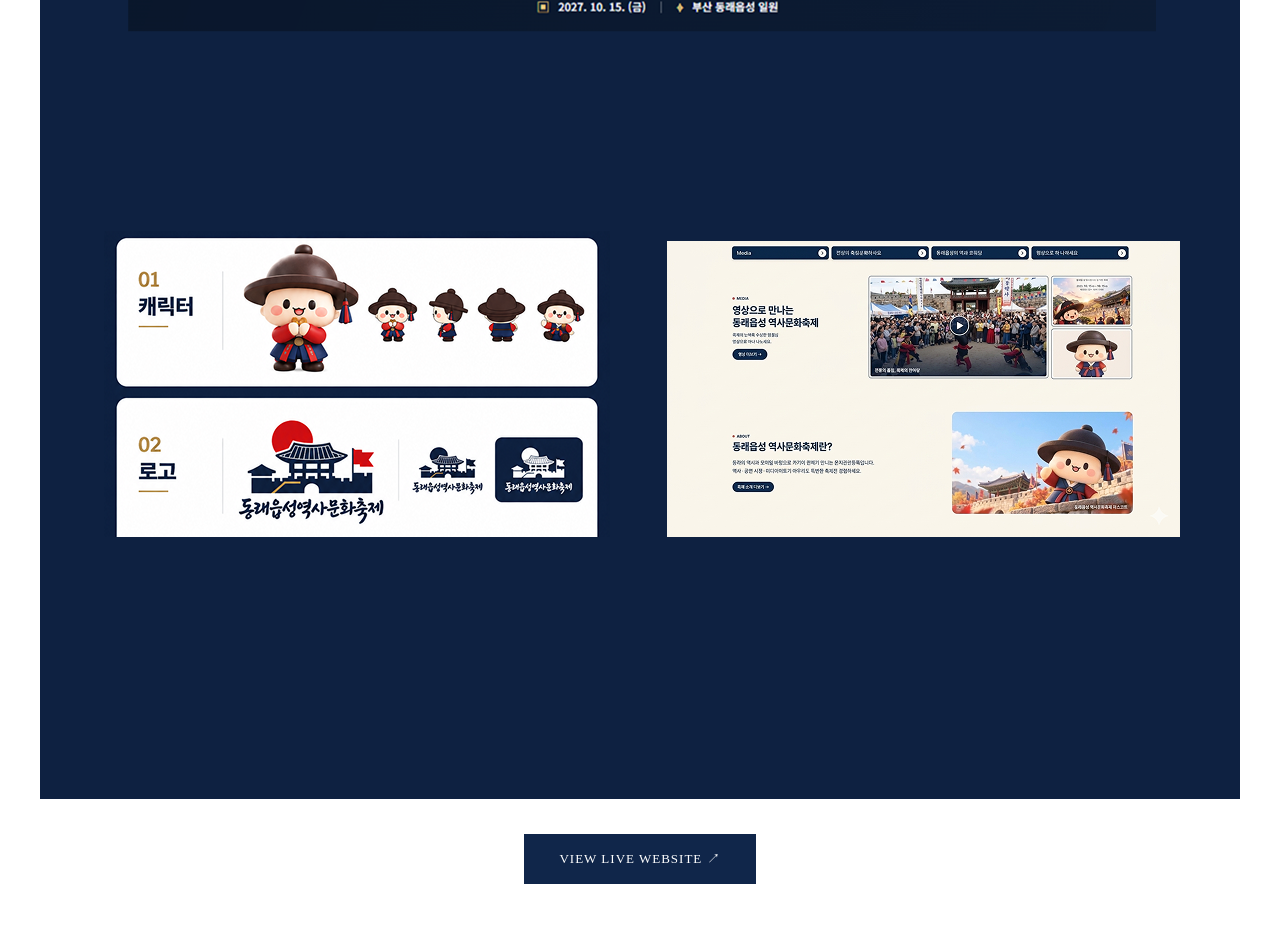
<file: teamproject-details.html>
<!DOCTYPE html>
<html lang="ko">
<head>
  <meta charset="UTF-8">
  <meta name="viewport" content="width=device-width, initial-scale=1.0">
  <title>Project 04 | Dongnae Eupseong Festival</title>

  <style>
    * {
      box-sizing: border-box;
    }

    body {
      margin: 0;
      background: #ffffff;
      text-align: center;
    }

    .detail-image {
      display: block;
      width: 100%;
      max-width: 1200px;
      height: auto;
      margin: 0 auto;
    }

    .live-link {
      display: inline-block;
      margin: 35px auto 60px;
      padding: 16px 35px;
      background: #10264a;
      color: #ffffff;
      text-decoration: none;
      font-size: 13px;
      letter-spacing: 1px;
    }

    .live-link:hover {
      background: #244b78;
    }
  </style>
</head>

<body>

  <img
    src="assets/img/details/Detail_T04.png"
    alt="동래읍성역사문화축제 리브랜딩 프로젝트"
    class="detail-image"
  >

  <a
    href="https://sksy1126-dotcom.github.io/dongnae-festival/"
    target="_blank"
    rel="noopener noreferrer"
    class="live-link"
  >
    VIEW LIVE WEBSITE ↗
  </a>

</body>
</html>
</file>
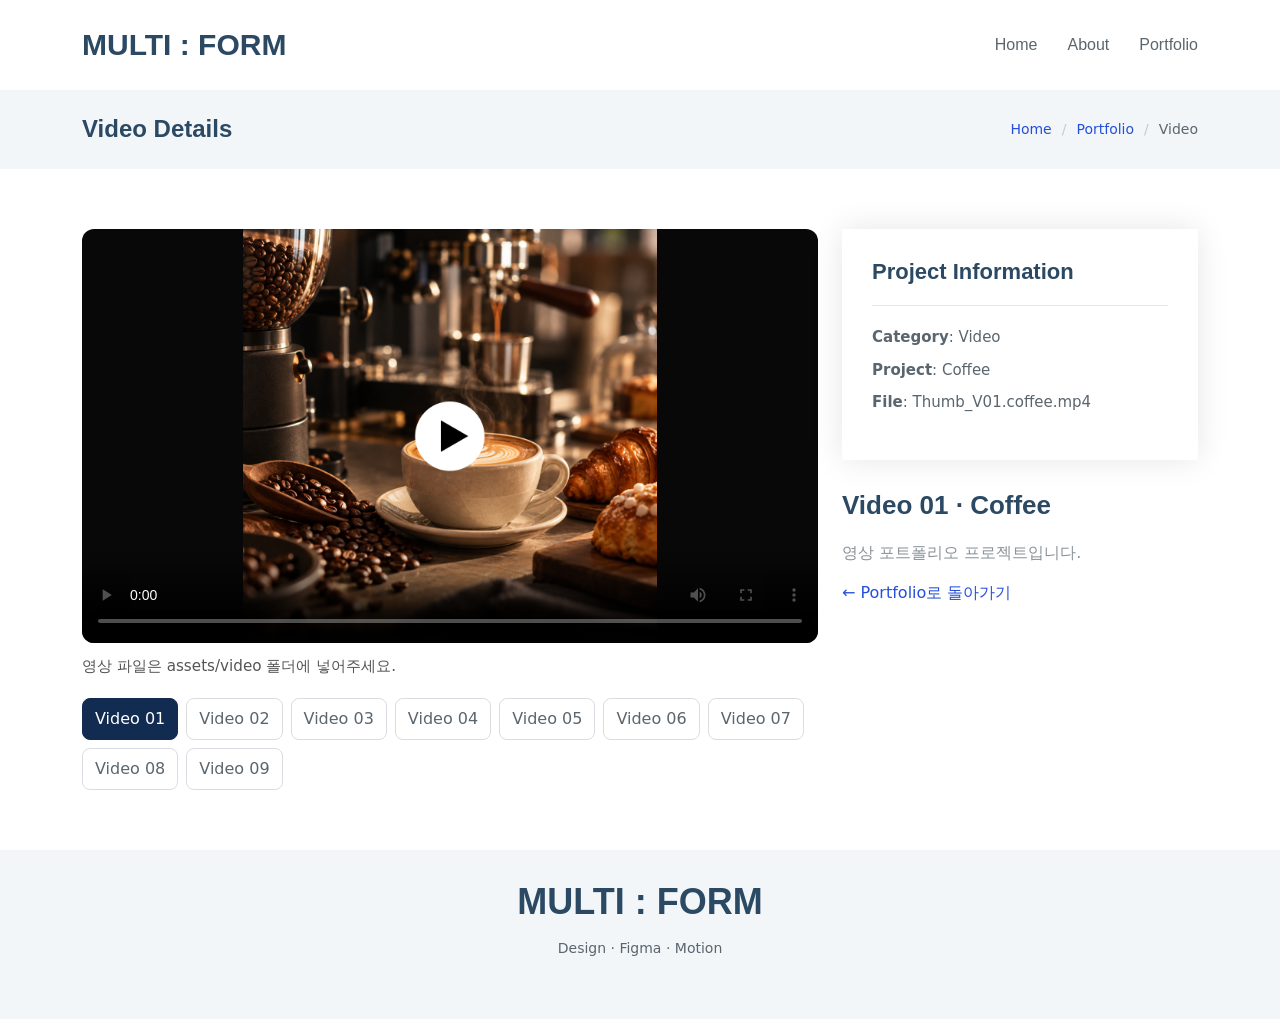
<file: video-details.html>
<!DOCTYPE html>
<html lang="ko">
<head>
<meta charset="utf-8"><meta name="viewport" content="width=device-width, initial-scale=1.0">
<title>Video Details | MULTI : FORM</title>
<link href="assets/img/Favicon.jpg" rel="icon">
<link href="assets/vendor/bootstrap/css/bootstrap.min.css" rel="stylesheet">
<link href="assets/vendor/bootstrap-icons/bootstrap-icons.css" rel="stylesheet">
<link href="assets/vendor/aos/aos.css" rel="stylesheet">
<link href="assets/css/main.css" rel="stylesheet">
<style>
.video-player { width:100%; aspect-ratio:16/9; background:#080808; border-radius:12px; display:block; }
.video-notice {font-size:.95rem;color:#555;margin-top:12px}
.video-selector {display:flex;flex-wrap:wrap;gap:8px;margin-top:20px}
.video-selector a {border:1px solid #d9dce1;padding:8px 12px;border-radius:8px;color:inherit;text-decoration:none}
.video-selector a.active {background:#122b50;color:white;border-color:#122b50}
</style>
</head>
<body class="portfolio-details-page">
<header id="header" class="header d-flex align-items-center sticky-top">
 <div class="container-fluid container-xl position-relative d-flex align-items-center justify-content-between">
  <a href="index.html" class="logo d-flex align-items-center"><h1 class="sitename">MULTI : FORM</h1></a>
  <nav id="navmenu" class="navmenu"><ul><li><a href="index.html#hero">Home</a></li><li><a href="index.html#about">About</a></li><li><a href="index.html#portfolio">Portfolio</a></li></ul><i class="mobile-nav-toggle d-xl-none bi bi-list"></i></nav>
 </div>
</header>
<main class="main">
<div class="page-title light-background"><div class="container d-lg-flex justify-content-between align-items-center"><h1 class="mb-2 mb-lg-0">Video Details</h1><nav class="breadcrumbs"><ol><li><a href="index.html">Home</a></li><li><a href="index.html#portfolio">Portfolio</a></li><li class="current">Video</li></ol></nav></div></div>
<section id="portfolio-details" class="portfolio-details section"><div class="container" data-aos="fade-up" data-aos-delay="100"><div class="row gy-4">
<div class="col-lg-8"><video id="project-video" class="video-player" controls playsinline preload="metadata"><source id="video-source" src="" type="video/mp4">이 브라우저는 동영상 재생을 지원하지 않습니다.</video><p class="video-notice" id="video-notice">영상 파일은 assets/video 폴더에 넣어주세요.</p><div class="video-selector" id="video-selector" aria-label="영상 선택"></div></div>
<div class="col-lg-4"><div class="portfolio-info"><h3>Project Information</h3><ul><li><strong>Category</strong>: Video</li><li><strong>Project</strong>: <span id="project-label"></span></li><li><strong>File</strong>: <span id="project-file"></span></li></ul></div><div class="portfolio-description"><h2 id="project-heading"></h2><p>영상 포트폴리오 프로젝트입니다.</p><a href="index.html#portfolio">← Portfolio로 돌아가기</a></div></div>
</div></div></section>
</main>
<footer id="footer" class="footer light-background"><div class="container text-center"><h3 class="sitename">MULTI : FORM</h3><p>Design · Figma · Motion</p></div></footer>
<a href="#" id="scroll-top" class="scroll-top d-flex align-items-center justify-content-center"><i class="bi bi-arrow-up-short"></i></a>
<script>
const projects = [
  {id:"01", title:"Coffee", file:"Thumb_V01.coffee.mp4"},
  {id:"02", title:"Food", file:"Thumb_V02.food.mp4"},
  {id:"03", title:"Resort", file:"Thumb_V03.resort.mp4"},
  {id:"04", title:"Place", file:"Thumb_V04.place.mp4"},
  {id:"05", title:"Airplane", file:"Thumb_V05.airplane.mp4"},
  {id:"06", title:"Shorts 01", file:"Thumb_V06.Shorts.mp4"},
  {id:"07", title:"Motion Graphic", file:"Thumb_V07.dongback.mp4"},
  {id:"08", title:"Lemon House", file:"Thumb_V08.lemon.mp4"},
  {id:"09", title:"Centum", file:"Thumb_V09.centum.mp4"}
];
const params = new URLSearchParams(location.search);
const selected = projects.find(p => p.id === params.get('video')) || projects[0];
const video = document.getElementById('project-video');
const src = 'assets/video/' + selected.file;
document.getElementById('video-source').src = src;
video.poster = 'assets/img/thumbnails/Thumb_V' + selected.id + '.jpg';
video.load();
document.getElementById('project-label').textContent = selected.title;
document.getElementById('project-file').textContent = selected.file;
document.getElementById('project-heading').textContent = 'Video ' + selected.id + ' · ' + selected.title;
document.title = 'Video ' + selected.id + ' | MULTI : FORM';
document.getElementById('video-selector').innerHTML = projects.map(p => '<a '+(p.id===selected.id?'class="active" ':'')+'href="video-details.html?video='+p.id+'">Video '+p.id+'</a>').join('');
video.addEventListener('error', () => {document.getElementById('video-notice').textContent = '영상 파일을 불러올 수 없습니다. assets/video/' + selected.file + ' 경로와 파일명을 확인하세요.';});
</script>
<script src="assets/vendor/bootstrap/js/bootstrap.bundle.min.js"></script>
<script src="assets/vendor/aos/aos.js"></script>
<script src="assets/js/main.js"></script>
</body></html>
</file>
<file: assets/css/main.css>
/**
* Template Name: Lonely
* Template URL: https://bootstrapmade.com/free-html-bootstrap-template-lonely/
* Updated: Aug 07 2024 with Bootstrap v5.3.3
* Author: BootstrapMade.com
* License: https://bootstrapmade.com/license/
*/

/*--------------------------------------------------------------
# Font & Color Variables
# Help: https://bootstrapmade.com/color-system/
--------------------------------------------------------------*/
/* Fonts */
:root {
  --default-font: "Roboto",  system-ui, -apple-system, "Segoe UI", Roboto, "Helvetica Neue", Arial, "Noto Sans", "Liberation Sans", sans-serif, "Apple Color Emoji", "Segoe UI Emoji", "Segoe UI Symbol", "Noto Color Emoji";
  --heading-font: "Roboto",  sans-serif;
  --nav-font: "Poppins",  sans-serif;
}

/* Global Colors - The following color variables are used throughout the website. Updating them here will change the color scheme of the entire website */
:root { 
  --background-color: #ffffff; /* Background color for the entire website, including individual sections */
  --default-color: #5a656e; /* Default color used for the majority of the text content across the entire website */
  --heading-color: #2c4964; /* Color for headings, subheadings and title throughout the website */
  --accent-color: #254fdb; /* Accent color that represents your brand on the website. It's used for buttons, links, and other elements that need to stand out */
  --surface-color: #ffffff; /* The surface color is used as a background of boxed elements within sections, such as cards, icon boxes, or other elements that require a visual separation from the global background. */
  --contrast-color: #ffffff; /* Contrast color for text, ensuring readability against backgrounds of accent, heading, or default colors. */
}

/* Nav Menu Colors - The following color variables are used specifically for the navigation menu. They are separate from the global colors to allow for more customization options */
:root {
  --nav-color: #5a656e;  /* The default color of the main navmenu links */
  --nav-hover-color: #254fdb; /* Applied to main navmenu links when they are hovered over or active */
  --nav-mobile-background-color: #ffffff; /* Used as the background color for mobile navigation menu */
  --nav-dropdown-background-color: #ffffff; /* Used as the background color for dropdown items that appear when hovering over primary navigation items */
  --nav-dropdown-color: #5a656e; /* Used for navigation links of the dropdown items in the navigation menu. */
  --nav-dropdown-hover-color: #254fdb; /* Similar to --nav-hover-color, this color is applied to dropdown navigation links when they are hovered over. */
}

/* Color Presets - These classes override global colors when applied to any section or element, providing reuse of the sam color scheme. */

.light-background {
  --background-color: #f2f6f9;
  --surface-color: #ffffff;
}

.dark-background {
  --background-color: #060606;
  --default-color: #ffffff;
  --heading-color: #ffffff;
  --surface-color: #252525;
  --contrast-color: #ffffff;
}

/* Smooth scroll */
:root {
  scroll-behavior: smooth;
}

/*--------------------------------------------------------------
# General Styling & Shared Classes
--------------------------------------------------------------*/
body {
  color: var(--default-color);
  background-color: var(--background-color);
  font-family: var(--default-font);
}

a {
  color: var(--accent-color);
  text-decoration: none;
  transition: 0.3s;
}

a:hover {
  color: color-mix(in srgb, var(--accent-color), transparent 25%);
  text-decoration: none;
}

h1,
h2,
h3,
h4,
h5,
h6 {
  color: var(--heading-color);
  font-family: var(--heading-font);
}

/* PHP Email Form Messages
------------------------------*/
.php-email-form .error-message {
  display: none;
  background: #df1529;
  color: #ffffff;
  text-align: left;
  padding: 15px;
  margin-bottom: 24px;
  font-weight: 600;
}

.php-email-form .sent-message {
  display: none;
  color: #ffffff;
  background: #059652;
  text-align: center;
  padding: 15px;
  margin-bottom: 24px;
  font-weight: 600;
}

.php-email-form .loading {
  display: none;
  background: var(--surface-color);
  text-align: center;
  padding: 15px;
  margin-bottom: 24px;
}

.php-email-form .loading:before {
  content: "";
  display: inline-block;
  border-radius: 50%;
  width: 24px;
  height: 24px;
  margin: 0 10px -6px 0;
  border: 3px solid var(--accent-color);
  border-top-color: var(--surface-color);
  animation: php-email-form-loading 1s linear infinite;
}

@keyframes php-email-form-loading {
  0% {
    transform: rotate(0deg);
  }

  100% {
    transform: rotate(360deg);
  }
}

/*--------------------------------------------------------------
# Global Header
--------------------------------------------------------------*/
.header {
  color: var(--default-color);
  background-color: var(--background-color);
  padding: 15px 0;
  transition: all 0.5s;
  z-index: 997;
}

.header .logo {
  line-height: 1;
}

.header .logo img {
  max-height: 32px;
  margin-right: 8px;
}

.header .logo h1 {
  font-size: 30px;
  margin: 0;
  font-weight: 700;
  color: var(--heading-color);
}

.scrolled .header {
  box-shadow: 0px 0 18px rgba(0, 0, 0, 0.1);
}

/*--------------------------------------------------------------
# Navigation Menu
--------------------------------------------------------------*/
/* Navmenu - Desktop */
@media (min-width: 1200px) {
  .navmenu {
    padding: 0;
  }

  .navmenu ul {
    margin: 0;
    padding: 0;
    display: flex;
    list-style: none;
    align-items: center;
  }

  .navmenu li {
    position: relative;
  }

  .navmenu a,
  .navmenu a:focus {
    color: var(--nav-color);
    padding: 18px 15px;
    font-size: 16px;
    font-family: var(--nav-font);
    font-weight: 400;
    display: flex;
    align-items: center;
    justify-content: space-between;
    white-space: nowrap;
    transition: 0.3s;
  }

  .navmenu a i,
  .navmenu a:focus i {
    font-size: 12px;
    line-height: 0;
    margin-left: 5px;
    transition: 0.3s;
  }

  .navmenu li:last-child a {
    padding-right: 0;
  }

  .navmenu li:hover>a,
  .navmenu .active,
  .navmenu .active:focus {
    color: var(--nav-hover-color);
  }

  .navmenu .dropdown ul {
    margin: 0;
    padding: 10px 0;
    background: var(--nav-dropdown-background-color);
    display: block;
    position: absolute;
    visibility: hidden;
    left: 14px;
    top: 130%;
    opacity: 0;
    transition: 0.3s;
    border-radius: 4px;
    z-index: 99;
    box-shadow: 0px 0px 30px rgba(0, 0, 0, 0.1);
  }

  .navmenu .dropdown ul li {
    min-width: 200px;
  }

  .navmenu .dropdown ul a {
    padding: 10px 20px;
    font-size: 15px;
    text-transform: none;
    color: var(--nav-dropdown-color);
  }

  .navmenu .dropdown ul a i {
    font-size: 12px;
  }

  .navmenu .dropdown ul a:hover,
  .navmenu .dropdown ul .active:hover,
  .navmenu .dropdown ul li:hover>a {
    color: var(--nav-dropdown-hover-color);
  }

  .navmenu .dropdown:hover>ul {
    opacity: 1;
    top: 100%;
    visibility: visible;
  }

  .navmenu .dropdown .dropdown ul {
    top: 0;
    left: -90%;
    visibility: hidden;
  }

  .navmenu .dropdown .dropdown:hover>ul {
    opacity: 1;
    top: 0;
    left: -100%;
    visibility: visible;
  }
}

/* Navmenu - Mobile */
@media (max-width: 1199px) {
  .mobile-nav-toggle {
    color: var(--nav-color);
    font-size: 28px;
    line-height: 0;
    margin-right: 10px;
    cursor: pointer;
    transition: color 0.3s;
  }

  .navmenu {
    padding: 0;
    z-index: 9997;
  }

  .navmenu ul {
    display: none;
    list-style: none;
    position: absolute;
    inset: 60px 20px 20px 20px;
    padding: 10px 0;
    margin: 0;
    border-radius: 6px;
    background-color: var(--nav-mobile-background-color);
    overflow-y: auto;
    transition: 0.3s;
    z-index: 9998;
    box-shadow: 0px 0px 30px rgba(0, 0, 0, 0.1);
  }

  .navmenu a,
  .navmenu a:focus {
    color: var(--nav-dropdown-color);
    padding: 10px 20px;
    font-family: var(--nav-font);
    font-size: 17px;
    font-weight: 500;
    display: flex;
    align-items: center;
    justify-content: space-between;
    white-space: nowrap;
    transition: 0.3s;
  }

  .navmenu a i,
  .navmenu a:focus i {
    font-size: 12px;
    line-height: 0;
    margin-left: 5px;
    width: 30px;
    height: 30px;
    display: flex;
    align-items: center;
    justify-content: center;
    border-radius: 50%;
    transition: 0.3s;
    background-color: color-mix(in srgb, var(--accent-color), transparent 90%);
  }

  .navmenu a i:hover,
  .navmenu a:focus i:hover {
    background-color: var(--accent-color);
    color: var(--contrast-color);
  }

  .navmenu a:hover,
  .navmenu .active,
  .navmenu .active:focus {
    color: var(--nav-dropdown-hover-color);
  }

  .navmenu .active i,
  .navmenu .active:focus i {
    background-color: var(--accent-color);
    color: var(--contrast-color);
    transform: rotate(180deg);
  }

  .navmenu .dropdown ul {
    position: static;
    display: none;
    z-index: 99;
    padding: 10px 0;
    margin: 10px 20px;
    background-color: var(--nav-dropdown-background-color);
    border: 1px solid color-mix(in srgb, var(--default-color), transparent 90%);
    box-shadow: none;
    transition: all 0.5s ease-in-out;
  }

  .navmenu .dropdown ul ul {
    background-color: rgba(33, 37, 41, 0.1);
  }

  .navmenu .dropdown>.dropdown-active {
    display: block;
    background-color: rgba(33, 37, 41, 0.03);
  }

  .mobile-nav-active {
    overflow: hidden;
  }

  .mobile-nav-active .mobile-nav-toggle {
    color: #fff;
    position: absolute;
    font-size: 32px;
    top: 15px;
    right: 15px;
    margin-right: 0;
    z-index: 9999;
  }

  .mobile-nav-active .navmenu {
    position: fixed;
    overflow: hidden;
    inset: 0;
    background: rgba(33, 37, 41, 0.8);
    transition: 0.3s;
  }

  .mobile-nav-active .navmenu>ul {
    display: block;
  }
}

/*--------------------------------------------------------------
# Global Footer
--------------------------------------------------------------*/
.footer {
  color: var(--default-color);
  background-color: var(--background-color);
  font-size: 14px;
  text-align: center;
  padding: 30px 0;
  position: relative;
}

.footer h3 {
  font-size: 36px;
  font-weight: 700;
  position: relative;
  padding: 0;
  margin: 0 0 15px 0;
}

.footer p {
  font-size: 15;
  font-style: normal;
  padding: 0;
  margin: 0 0 30px 0;
}

.footer .social-links {
  margin: 0 0 30px 0;
}

.footer .social-links a {
  font-size: 16px;
  display: flex;
  align-items: center;
  justify-content: center;
  background: var(--accent-color);
  color: var(--contrast-color);
  line-height: 1;
  margin: 0 4px;
  border-radius: 50%;
  text-align: center;
  width: 36px;
  height: 36px;
  transition: 0.3s;
}

.footer .social-links a:hover {
  background: color-mix(in srgb, var(--accent-color), transparent 20%);
  text-decoration: none;
}

.footer .copyright {
  padding-top: 25px;
  border-top: 1px solid color-mix(in srgb, var(--default-color), transparent 90%);
}

.footer .credits {
  font-size: 13px;
  padding-top: 5px;
}

/*--------------------------------------------------------------
# Preloader
--------------------------------------------------------------*/
#preloader {
  position: fixed;
  inset: 0;
  z-index: 999999;
  overflow: hidden;
  background: var(--background-color);
  transition: all 0.6s ease-out;
}

#preloader:before {
  content: "";
  position: fixed;
  top: calc(50% - 30px);
  left: calc(50% - 30px);
  border: 6px solid #ffffff;
  border-color: var(--accent-color) transparent var(--accent-color) transparent;
  border-radius: 50%;
  width: 60px;
  height: 60px;
  animation: animate-preloader 1.5s linear infinite;
}

@keyframes animate-preloader {
  0% {
    transform: rotate(0deg);
  }

  100% {
    transform: rotate(360deg);
  }
}

/*--------------------------------------------------------------
# Scroll Top Button
--------------------------------------------------------------*/
.scroll-top {
  position: fixed;
  visibility: hidden;
  opacity: 0;
  right: 15px;
  bottom: 15px;
  z-index: 99999;
  background-color: var(--accent-color);
  width: 40px;
  height: 40px;
  border-radius: 4px;
  transition: all 0.4s;
}

.scroll-top i {
  font-size: 24px;
  color: var(--contrast-color);
  line-height: 0;
}

.scroll-top:hover {
  background-color: color-mix(in srgb, var(--accent-color), transparent 20%);
  color: var(--contrast-color);
}

.scroll-top.active {
  visibility: visible;
  opacity: 1;
}

/*--------------------------------------------------------------
# Disable aos animation delay on mobile devices
--------------------------------------------------------------*/
@media screen and (max-width: 768px) {
  [data-aos-delay] {
    transition-delay: 0 !important;
  }
}

/*--------------------------------------------------------------
# Global Page Titles & Breadcrumbs
--------------------------------------------------------------*/
.page-title {
  color: var(--default-color);
  background-color: var(--background-color);
  padding: 25px 0;
  position: relative;
}

.page-title h1 {
  font-size: 24px;
  font-weight: 700;
}

.page-title .breadcrumbs ol {
  display: flex;
  flex-wrap: wrap;
  list-style: none;
  padding: 0;
  margin: 0;
  font-size: 14px;
  font-weight: 400;
}

.page-title .breadcrumbs ol li+li {
  padding-left: 10px;
}

.page-title .breadcrumbs ol li+li::before {
  content: "/";
  display: inline-block;
  padding-right: 10px;
  color: color-mix(in srgb, var(--default-color), transparent 70%);
}

/*--------------------------------------------------------------
# Global Sections
--------------------------------------------------------------*/
section,
.section {
  color: var(--default-color);
  background-color: var(--background-color);
  padding: 60px 0;
  scroll-margin-top: 90px;
  overflow: clip;
}

@media (max-width: 1199px) {

  section,
  .section {
    scroll-margin-top: 66px;
  }
}

/*--------------------------------------------------------------
# Global Section Titles
--------------------------------------------------------------*/
.section-title {
  text-align: center;
  padding-bottom: 60px;
  position: relative;
}

.section-title h2 {
  font-size: 32px;
  font-weight: 700;
  margin-bottom: 20px;
  padding-bottom: 20px;
  position: relative;
}

.section-title h2:after {
  margin-inline: auto;
  content: "";
  position: absolute;
  display: block;
  width: 50px;
  height: 3px;
  background: var(--accent-color);
  left: 0;
  right: 0;
  bottom: 0;
}

.section-title p {
  margin-bottom: 0;
}

/*--------------------------------------------------------------
# Hero Section
--------------------------------------------------------------*/
.hero {
  background: url(../img/hero.jpg) top center no-repeat;
  background-size: cover;
  width: 100%;
  min-height: 90vh;
  position: relative;
  padding: 120px 0 60px 0;
  display: flex;
  align-items: center;
  justify-content: center;
}

.hero:before {
  content: "";
  background: color-mix(in srgb, var(--background-color), transparent 90%);
  position: absolute;
  inset: 0;
  z-index: 2;
}

.hero img {
  position: absolute;
  inset: 0;
  display: block;
  width: 100%;
  height: 100%;
  object-fit: cover;
  z-index: 1;
}

.hero .container {
  position: relative;
  z-index: 3;
}

.hero h2 {
  margin: 0;
  font-size: 36px;
  font-weight: 700;
  line-height: 56px;
}

.hero p {
  color: color-mix(in srgb, var(--default-color), transparent 20%);
  margin: 10px 0 0 0;
  font-size: 16px;
  font-weight: 500;
  letter-spacing: 1px;
}

@media (max-width: 640px) {
  .hero h1 {
    font-size: 30px;
    line-height: 36px;
  }
}

.hero .btn-scroll {
  transition: 0.4s;
  color: color-mix(in srgb, var(--default-color), transparent 60%);
  display: block;
  margin-top: 30px;
  animation: btn-up-down 1s ease-in-out infinite alternate-reverse both;
}

.hero .btn-scroll i {
  font-size: 48px;
}

.hero .btn-scroll:hover {
  color: var(--accent-color);
}

@keyframes btn-up-down {
  0% {
    transform: translateY(5px);
  }

  100% {
    transform: translateY(-5px);
  }
}

/*--------------------------------------------------------------
# About Section
--------------------------------------------------------------*/
.about .content h2 {
  font-weight: 700;
  font-size: 24px;
}

.about .content ul {
  list-style: none;
  padding: 0;
}

.about .content ul li {
  margin-bottom: 20px;
  display: flex;
  align-items: center;
}

.about .content ul strong {
  margin-right: 10px;
}

.about .content ul i {
  font-size: 16px;
  margin-right: 5px;
  color: var(--accent-color);
  line-height: 0;
}

/*--------------------------------------------------------------
# Skills Section
--------------------------------------------------------------*/
.skills .progress {
  height: 60px;
  display: block;
  background: none;
  border-radius: 0;
}

.skills .progress .skill {
  color: var(--heading-color);
  padding: 0;
  margin: 0 0 6px 0;
  text-transform: uppercase;
  display: block;
  font-weight: 600;
  font-family: var(--heading-font);
}

.skills .progress .skill .val {
  float: right;
  font-style: normal;
}

.skills .progress-bar-wrap {
  background: color-mix(in srgb, var(--default-color), transparent 90%);
  height: 10px;
}

.skills .progress-bar {
  width: 1px;
  height: 10px;
  transition: 0.9s;
  background-color: var(--accent-color);
}

/*--------------------------------------------------------------
# Resume Section
--------------------------------------------------------------*/
.resume .resume-title {
  color: var(--heading-color);
  font-size: 26px;
  font-weight: 700;
  margin-top: 20px;
  margin-bottom: 20px;
}

.resume .resume-item {
  padding: 0 0 20px 20px;
  margin-top: -2px;
  border-left: 2px solid var(--accent-color);
  position: relative;
}

.resume .resume-item h4 {
  line-height: 18px;
  font-size: 18px;
  font-weight: 600;
  text-transform: uppercase;
  color: color-mix(in srgb, var(--default-color), transparent 20%);
  margin-bottom: 10px;
}

.resume .resume-item h5 {
  font-size: 16px;
  padding: 5px 15px;
  display: inline-block;
  font-weight: 600;
  margin-bottom: 10px;
}

.resume .resume-item ul {
  padding-left: 20px;
}

.resume .resume-item ul li {
  padding-bottom: 10px;
}

.resume .resume-item:last-child {
  padding-bottom: 0;
}

.resume .resume-item::before {
  content: "";
  position: absolute;
  width: 16px;
  height: 16px;
  border-radius: 50px;
  left: -9px;
  top: 0;
  background: var(--background-color);
  border: 2px solid var(--accent-color);
}

/*--------------------------------------------------------------
# Services Section
--------------------------------------------------------------*/
.services .service-item {
  background-color: var(--surface-color);
  box-shadow: 0px 0 25px 0 rgba(0, 0, 0, 0.1);
  padding: 50px 30px;
  transition: all 0.3s ease-in-out;
  height: 100%;
  position: relative;
  z-index: 1;
}

.services .service-item:before {
  content: "";
  position: absolute;
  background: var(--accent-color);
  inset: 100% 0 0 0;
  transition: all 0.3s;
  z-index: -1;
}

.services .service-item .icon {
  margin-bottom: 10px;
}

.services .service-item .icon i {
  color: var(--accent-color);
  font-size: 36px;
  transition: ease-in-out 0.3s;
}

.services .service-item h4 {
  font-weight: 700;
  margin-bottom: 15px;
  font-size: 20px;
}

.services .service-item h4 a {
  color: var(--heading-color);
  transition: ease-in-out 0.3s;
}

.services .service-item p {
  line-height: 24px;
  font-size: 14px;
  margin-bottom: 0;
  transition: ease-in-out 0.3s;
}

.services .service-item:hover h4 a,
.services .service-item:hover .icon i,
.services .service-item:hover p {
  color: var(--contrast-color);
}

.services .service-item:hover:before {
  background: var(--accent-color);
  inset: 0;
  border-radius: 0px;
}

/*--------------------------------------------------------------
# Portfolio Section
--------------------------------------------------------------*/
.portfolio .portfolio-filters {
  padding: 0;
  margin: 0 auto 20px auto;
  list-style: none;
  text-align: center;
}

.portfolio .portfolio-filters li {
  background-color: var(--surface-color);
  cursor: pointer;
  display: inline-block;
  padding: 8px 20px 10px 20px;
  margin: 0 2px;
  font-size: 15px;
  font-weight: 500;
  line-height: 1;
  margin-bottom: 5px;
  border-radius: 50px;
  transition: all 0.3s ease-in-out;
}

.portfolio .portfolio-filters li:hover,
.portfolio .portfolio-filters li.filter-active {
  color: var(--contrast-color);
  background-color: var(--accent-color);
}

.portfolio .portfolio-filters li:first-child {
  margin-left: 0;
}

.portfolio .portfolio-filters li:last-child {
  margin-right: 0;
}

@media (max-width: 575px) {
  .portfolio .portfolio-filters li {
    font-size: 14px;
    margin: 0 0 10px 0;
  }
}

.portfolio .portfolio-item {
  position: relative;
  overflow: hidden;
}

.portfolio .portfolio-item .portfolio-info {
  opacity: 0;
  position: absolute;
  left: 12px;
  right: 12px;
  bottom: -100%;
  z-index: 3;
  transition: all ease-in-out 0.5s;
  background: color-mix(in srgb, var(--surface-color), transparent 10%);
  padding: 15px;
}

.portfolio .portfolio-item .portfolio-info h4 {
  font-size: 18px;
  font-weight: 600;
  padding-right: 50px;
}

.portfolio .portfolio-item .portfolio-info p {
  color: color-mix(in srgb, var(--default-color), transparent 30%);
  font-size: 14px;
  margin-bottom: 0;
  padding-right: 50px;
}

.portfolio .portfolio-item .portfolio-info .preview-link,
.portfolio .portfolio-item .portfolio-info .details-link {
  position: absolute;
  right: 50px;
  font-size: 24px;
  top: calc(50% - 14px);
  color: color-mix(in srgb, var(--default-color), transparent 30%);
  transition: 0.3s;
  line-height: 0;
}

.portfolio .portfolio-item .portfolio-info .preview-link:hover,
.portfolio .portfolio-item .portfolio-info .details-link:hover {
  color: var(--accent-color);
}

.portfolio .portfolio-item .portfolio-info .details-link {
  right: 14px;
  font-size: 28px;
}

.portfolio .portfolio-item:hover .portfolio-info {
  opacity: 1;
  bottom: 0;
}

/*--------------------------------------------------------------
# Testimonials Section
--------------------------------------------------------------*/
.testimonials .testimonials-carousel,
.testimonials .testimonials-slider {
  overflow: hidden;
}

.testimonials .testimonial-item {
  box-sizing: content-box;
  min-height: 320px;
}

.testimonials .testimonial-item .testimonial-img {
  width: 90px;
  border-radius: 50%;
  margin: -40px 0 0 40px;
  position: relative;
  z-index: 2;
  border: 6px solid var(--background-color);
}

.testimonials .testimonial-item h3 {
  font-size: 18px;
  font-weight: bold;
  margin: 10px 0 5px 45px;
}

.testimonials .testimonial-item h4 {
  font-size: 14px;
  color: color-mix(in srgb, var(--default-color), transparent 20%);
  margin: 0 0 0 45px;
}

.testimonials .testimonial-item .quote-icon-left,
.testimonials .testimonial-item .quote-icon-right {
  color: color-mix(in srgb, var(--accent-color), transparent 50%);
  font-size: 26px;
  line-height: 0;
}

.testimonials .testimonial-item .quote-icon-left {
  display: inline-block;
  left: -5px;
  position: relative;
}

.testimonials .testimonial-item .quote-icon-right {
  display: inline-block;
  right: -5px;
  position: relative;
  top: 10px;
  transform: scale(-1, -1);
}

.testimonials .testimonial-item p {
  font-style: normal;
  margin: 0 15px 0 15px;
  padding: 20px 20px 60px 20px;
  background: color-mix(in srgb, var(--default-color), transparent 97%);
  position: relative;
  border-radius: 6px;
  position: relative;
  z-index: 1;
}

.testimonials .swiper-wrapper {
  height: auto;
}

.testimonials .swiper-pagination {
  margin-top: 20px;
  position: relative;
}

.testimonials .swiper-pagination .swiper-pagination-bullet {
  width: 12px;
  height: 12px;
  background-color: var(--background-color);
  opacity: 1;
  border: 1px solid var(--accent-color);
}

.testimonials .swiper-pagination .swiper-pagination-bullet-active {
  background-color: var(--accent-color);
}

/*--------------------------------------------------------------
# Contact Section
--------------------------------------------------------------*/
.contact .info-item+.info-item {
  margin-top: 40px;
}

.contact .info-item i {
  color: var(--accent-color);
  background: color-mix(in srgb, var(--accent-color), transparent 92%);
  font-size: 20px;
  width: 44px;
  height: 44px;
  display: flex;
  justify-content: center;
  align-items: center;
  border-radius: 50px;
  transition: all 0.3s ease-in-out;
  margin-right: 15px;
}

.contact .info-item h3 {
  padding: 0;
  font-size: 18px;
  font-weight: 700;
  margin-bottom: 5px;
}

.contact .info-item p {
  padding: 0;
  margin-bottom: 0;
  font-size: 14px;
}

.contact .info-item:hover i {
  background: var(--accent-color);
  color: var(--contrast-color);
}

.contact .php-email-form {
  height: 100%;
}

.contact .php-email-form input[type=text],
.contact .php-email-form input[type=email],
.contact .php-email-form textarea {
  font-size: 14px;
  padding: 10px 15px;
  box-shadow: none;
  border-radius: 0;
  color: var(--default-color);
  background-color: color-mix(in srgb, var(--background-color), transparent 50%);
  border-color: color-mix(in srgb, var(--default-color), transparent 80%);
}

.contact .php-email-form input[type=text]:focus,
.contact .php-email-form input[type=email]:focus,
.contact .php-email-form textarea:focus {
  border-color: var(--accent-color);
}

.contact .php-email-form input[type=text]::placeholder,
.contact .php-email-form input[type=email]::placeholder,
.contact .php-email-form textarea::placeholder {
  color: color-mix(in srgb, var(--default-color), transparent 70%);
}

.contact .php-email-form button[type=submit] {
  color: var(--contrast-color);
  background: var(--accent-color);
  border: 0;
  padding: 10px 30px;
  transition: 0.4s;
  border-radius: 50px;
}

.contact .php-email-form button[type=submit]:hover {
  background: color-mix(in srgb, var(--accent-color), transparent 25%);
}

/*--------------------------------------------------------------
# Portfolio Details Section
--------------------------------------------------------------*/
.portfolio-details .portfolio-details-slider img {
  width: 100%;
}

.portfolio-details .portfolio-details-slider .swiper-pagination {
  margin-top: 20px;
  position: relative;
}

.portfolio-details .portfolio-details-slider .swiper-pagination .swiper-pagination-bullet {
  width: 12px;
  height: 12px;
  background-color: color-mix(in srgb, var(--default-color), transparent 85%);
  opacity: 1;
}

.portfolio-details .portfolio-details-slider .swiper-pagination .swiper-pagination-bullet-active {
  background-color: var(--accent-color);
}

.portfolio-details .portfolio-info {
  background-color: var(--surface-color);
  padding: 30px;
  box-shadow: 0px 0 30px rgba(0, 0, 0, 0.1);
}

.portfolio-details .portfolio-info h3 {
  font-size: 22px;
  font-weight: 700;
  margin-bottom: 20px;
  padding-bottom: 20px;
  border-bottom: 1px solid color-mix(in srgb, var(--default-color), transparent 85%);
}

.portfolio-details .portfolio-info ul {
  list-style: none;
  padding: 0;
  font-size: 15px;
}

.portfolio-details .portfolio-info ul li+li {
  margin-top: 10px;
}

.portfolio-details .portfolio-description {
  padding-top: 30px;
}

.portfolio-details .portfolio-description h2 {
  font-size: 26px;
  font-weight: 700;
  margin-bottom: 20px;
}

.portfolio-details .portfolio-description p {
  padding: 0;
  color: color-mix(in srgb, var(--default-color), transparent 30%);
}

/*--------------------------------------------------------------
# Service Details Section
--------------------------------------------------------------*/
.service-details .services-list {
  background-color: var(--surface-color);
  padding: 10px 30px;
  border: 1px solid color-mix(in srgb, var(--default-color), transparent 90%);
  margin-bottom: 20px;
}

.service-details .services-list a {
  display: block;
  line-height: 1;
  padding: 8px 0 8px 15px;
  border-left: 3px solid color-mix(in srgb, var(--default-color), transparent 70%);
  margin: 20px 0;
  color: color-mix(in srgb, var(--default-color), transparent 20%);
  transition: 0.3s;
}

.service-details .services-list a.active {
  color: var(--heading-color);
  font-weight: 700;
  border-color: var(--accent-color);
}

.service-details .services-list a:hover {
  border-color: var(--accent-color);
}

.service-details .services-img {
  margin-bottom: 20px;
}

.service-details h3 {
  font-size: 26px;
  font-weight: 700;
}

.service-details h4 {
  font-size: 20px;
  font-weight: 700;
}

.service-details p {
  font-size: 15px;
}

.service-details ul {
  list-style: none;
  padding: 0;
  font-size: 15px;
}

.service-details ul li {
  padding: 5px 0;
  display: flex;
  align-items: center;
}

.service-details ul i {
  font-size: 20px;
  margin-right: 8px;
  color: var(--accent-color);
}

/*--------------------------------------------------------------
# Starter Section Section
--------------------------------------------------------------*/
.starter-section {
  /* Add your styles here */
}
/* Portfolio section background */
#portfolio {
  --background-color: #ffffff;
  background-color: #ffffff;
}

/* Square portfolio thumbnails */
#portfolio .portfolio-item > img {
  display: block;
  width: 100%;
  aspect-ratio: 1 / 1;
  object-fit: cover;
  object-position: center;
}

/* Rounded portfolio thumbnails */
#portfolio .portfolio-item > img {
  border-radius: 16px;
}

/* Align a single portfolio action with the details icon position */
#portfolio .portfolio-info .preview-link:not(:has(~ .details-link)) {
  right: 14px;
}

/* Fixed rounded frame, image zoom and dark hover overlay */
#portfolio .portfolio-thumbnail {
  position: relative;
  aspect-ratio: 1 / 1;
  overflow: hidden;
  border-radius: 16px;
}
#portfolio .portfolio-thumbnail > img {
  display: block;
  width: 100%;
  height: 100%;
  object-fit: cover;
  object-position: center;
  transition: transform 0.4s ease;
}
#portfolio .portfolio-thumbnail::after {
  content: "";
  position: absolute;
  inset: 0;
  background: rgba(0, 0, 0, 0.4);
  opacity: 0;
  pointer-events: none;
  transition: opacity 0.4s ease;
}
#portfolio .portfolio-item:hover .portfolio-thumbnail > img {
  transform: scale(1.06);
}
#portfolio .portfolio-item:hover .portfolio-thumbnail::after {
  opacity: 1;
}
@media (prefers-reduced-motion: reduce) {
  #portfolio .portfolio-thumbnail > img,
  #portfolio .portfolio-thumbnail::after {
    transition: none;
  }
}

/* Full image lightbox with vertical scrolling */
.glightbox-container .gslide-inner-content:has(.gslide-image) {
  max-height: calc(100vh - 80px);
  max-height: calc(100dvh - 80px);
  overflow-y: auto;
  overflow-x: hidden;
  overscroll-behavior: contain;
  -webkit-overflow-scrolling: touch;
}
.glightbox-container .gslide-image {
  display: block;
  max-width: calc(100vw - 40px) !important;
  max-height: none !important;
  height: auto !important;
}
.glightbox-container .gslide-image img {
  width: auto !important;
  height: auto !important;
  max-width: 100% !important;
  max-height: none !important;
  min-width: 0;
  object-fit: contain;
  touch-action: pan-y;
}
.glightbox-container .gslide-description {
  display: none !important;
}

/* Hide popup scrollbar while keeping vertical scrolling */
.glightbox-container .gslide-inner-content:has(.gslide-image) {
  scrollbar-width: none;
  -ms-overflow-style: none;
}
.glightbox-container .gslide-inner-content:has(.gslide-image)::-webkit-scrollbar {
  display: none;
  width: 0;
  height: 0;
}

/* Keep long popup images aligned to their top edge */
.glightbox-container .gslide-inner-content:has(.gslide-image) {
  align-items: flex-start;
  overflow-anchor: none;
  scroll-behavior: auto;
}
.glightbox-container .gslide-image img {
  margin-top: 0;
  margin-bottom: 0;
}

/* Mobile popup: start at image top and center horizontally */
@media (max-width: 768px) {
  .glightbox-container .gslide-inner-content:has(.gslide-image) {
    width: calc(100vw - 32px);
    margin-inline: auto;
    display: block;
    max-height: calc(100vh - 80px);
    max-height: calc(100dvh - 80px);
  }
  .glightbox-container .ginner-container:has(.gslide-image) {
    height: auto !important;
    min-height: 0;
    width: 100% !important;
    display: block;
    margin: 0 auto;
  }
  .glightbox-container .gslide-image {
    width: 100% !important;
    max-width: 100% !important;
    margin: 0 auto;
  }
  .glightbox-container .gslide-image img {
    display: block;
    max-width: 100% !important;
    margin: 0 auto;
  }
}

/* Popup images fill the available popup width */
.glightbox-container .gslide-inner-content:has(.gslide-image) {
  width: min(1200px, calc(100vw - 40px));
  margin-inline: auto;
  display: block;
}
.glightbox-container .ginner-container:has(.gslide-image) {
  width: 100% !important;
  height: auto !important;
  display: block;
}
.glightbox-container .gslide-image {
  width: 100% !important;
  max-width: 100% !important;
}
.glightbox-container .gslide-image img {
  width: 100% !important;
  height: auto !important;
  max-width: 100% !important;
  max-height: none !important;
}
@media (max-width: 768px) {
  .glightbox-container .gslide-inner-content:has(.gslide-image) {
    width: calc(100vw - 32px);
  }
}

#portfolio a.portfolio-thumbnail {
  display: block;
}


/* Studio L. Hero Background */
.hero {
  background-image: url("../img/hero.png");
  background-position: center center;
  background-size: cover;
  background-repeat: no-repeat;
  min-height: 100vh;
}
/* Hero Text Position */
.hero .container {
  text-align: left !important;
  padding-left: 0 !important;
  transform: translate(-180px, -45px);
}

.hero .btn-scroll {
  margin-left: 0;
}

/* Mobile Responsive */
@media (max-width: 768px) {
  .hero .container {
    transform: translate(-20px, -30px);
    padding-left: 20px !important;
  }
}
</file>
